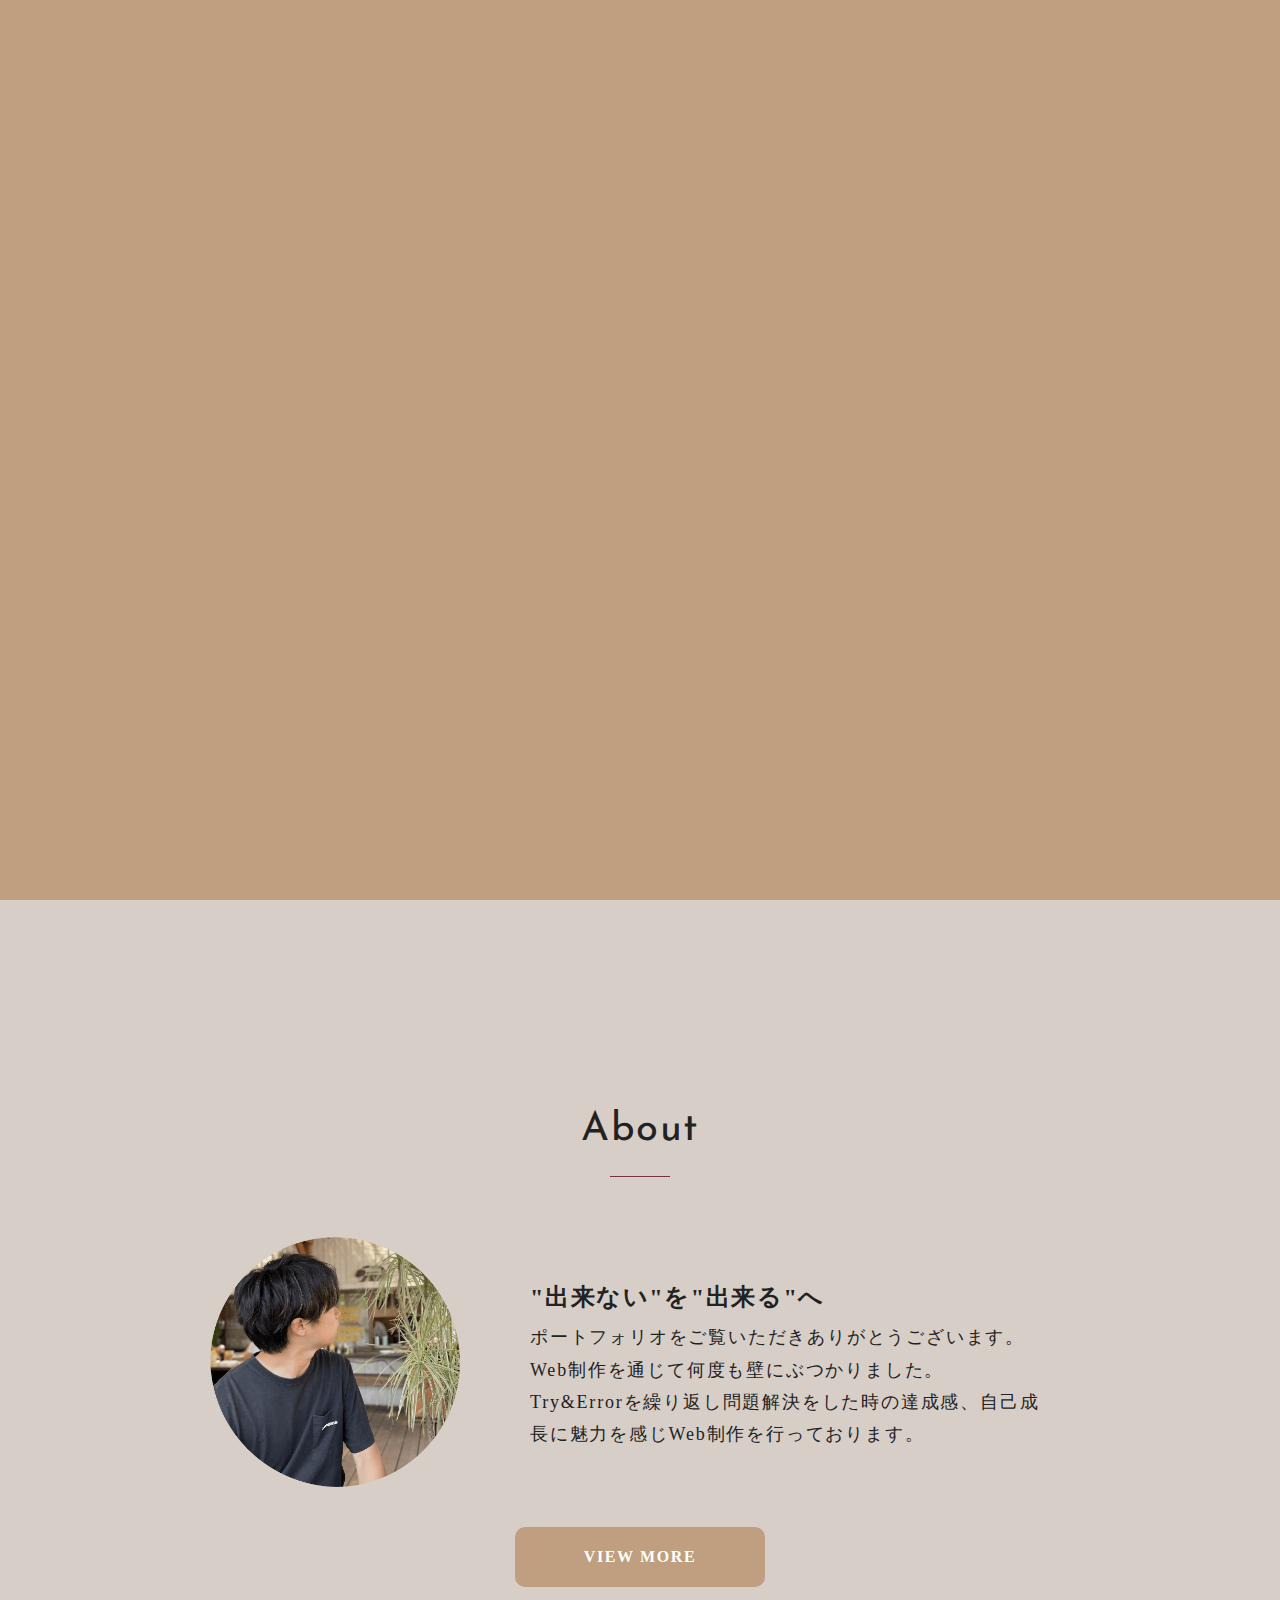
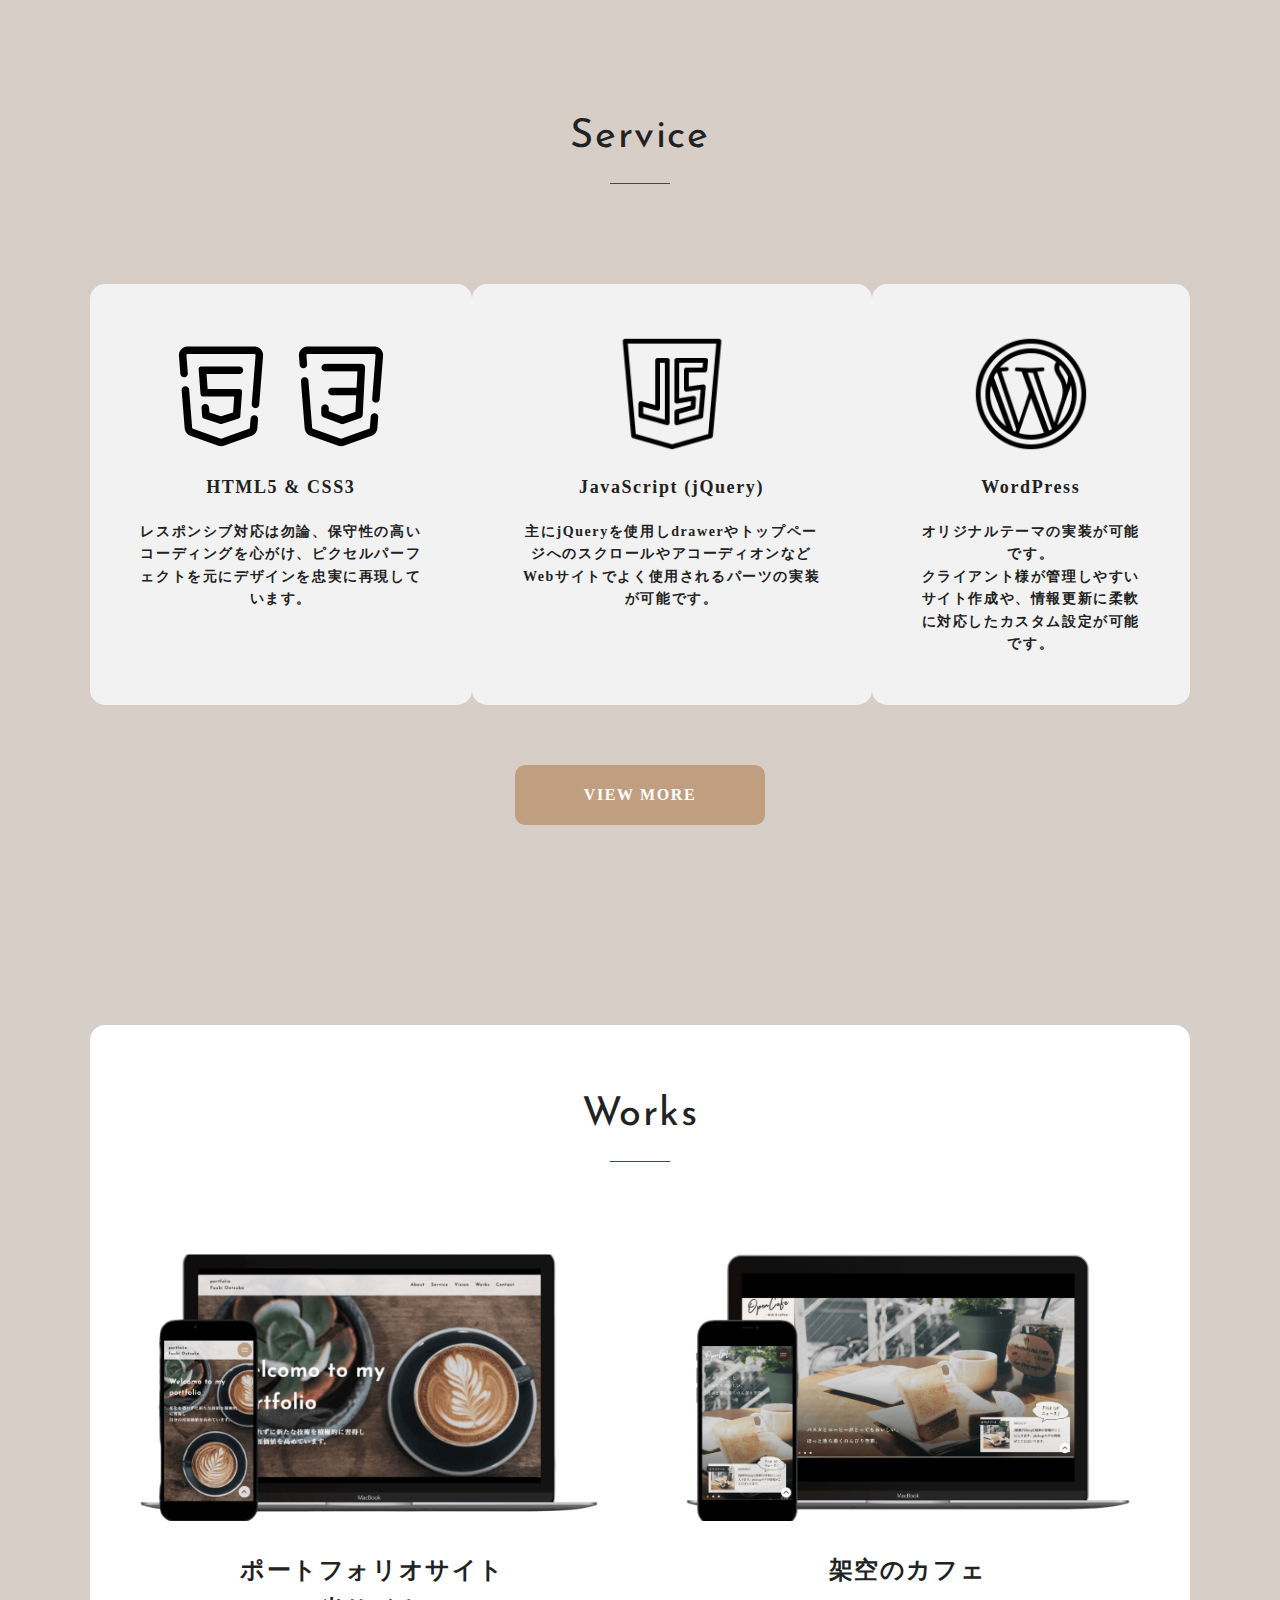
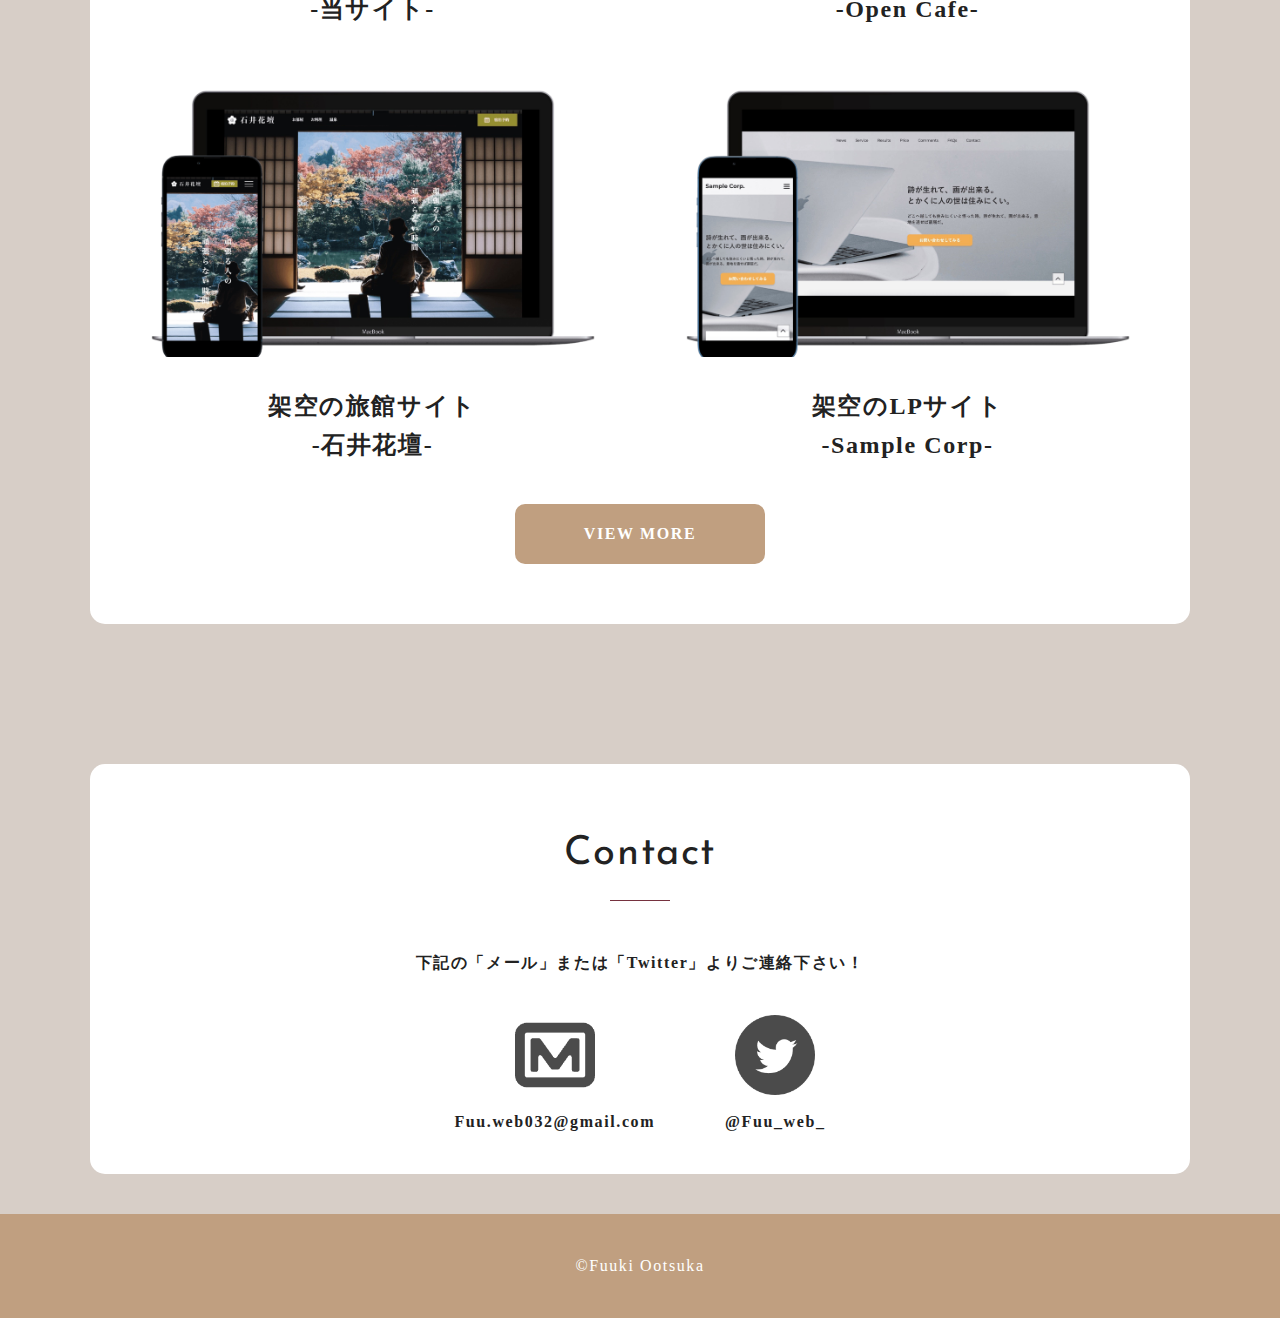
<file: public/index.html>
<!DOCTYPE html>
<html lang="ja">
<head>
    <meta charset="UTF-8">
    <meta http-equiv="X-UA-Compatible" content="IE=edge">
    <meta name="viewport" content="width=device-width, initial-scale=1.0">
    <title>大塚風樹のポートフォリオサイト</title>
    <link rel="stylesheet" href="./assets/css/style.css">
    <link rel="stylesheet" href="./assets/js/script.js">

    <meta name="description" content="ポートフォリオサイト" />
    <meta name="format-detection" content="telephone=no" />

    <!-- favicon/webclipicon -->
    <link rel="shortcut icon" href="./assets/img/img-favicon.png" type="image/x-icon">
    



    <!-- Google fonts -->
    <link rel="preconnect" href="https://fonts.googleapis.com">
    <link rel="preconnect" href="https://fonts.gstatic.com" crossorigin>
    <link href="https://fonts.googleapis.com/css2?family=Josefin+Sans:wght@300;400;500;600;700&display=swap" rel="stylesheet">    

</head>
<body>

    <div id="js_loading" class="c-loading">
        <div class="c-loading__img">
            <img src="./assets/img/Fuuki (1).png" alt="" class="c-fadeUp">
        </div>
        </div>



        <div class="l-wrapper" >

        <header id="header" class="l-header">
            
            <div class="p-header__content">
                <div class="p-header__logo">
                    <a class="p-header__logo--link" href="./index.html">
                        portfolio<br>
                        Fuuki Ootsuka       
                    </a>
                </div>
                <div class="p-drewer__nav--items-wrapper">
                    <ul class="p-drawer__nav--items">
                        <li class="p-drawer__nav--item"><a class="p-drawer__nav--item-link" href="./index.html">Top</a></li>
                        <li class="p-drawer__nav--item"><a class="p-drawer__nav--item-link" href="./about-page.html">About</a></li>
                        <li class="p-drawer__nav--item"><a class="p-drawer__nav--item-link" href="./service.html">Service</a></li>
                        <li class="p-drawer__nav--item"><a class="p-drawer__nav--item-link" href="./work-main.html">Works</a></li>
                        <li class="p-drawer__nav--item"><a class="p-drawer__nav--item-link" href="./contact.html">Contact</a></li>
                        
                    </ul>
                </div>
            </div>
  
            <div class="p-header__container" id="js-right">
            
            <div class="p-header__btn--wrapper" id="js-header-btn">
                    <button class="p-header__btn">
                        <span class="p-menu__btn--line"></span>
                    </button>
                </div>
  
                
                <div class="p-header__nav--items-wrapper">
                    <ul class="p-header__nav--items">
                        <li class="p-header__nav--item"><a class="p-header__nav--item-link" href="./index.html">Top</a></li>
                        <li class="p-header__nav--item"><a class="p-header__nav--item-link" href="./about-page.html">About</a></li>
                        <li class="p-header__nav--item"><a class="p-header__nav--item-link" href="./service.html">Service</a></li>
                        <li class="p-header__nav--item"><a class="p-header__nav--item-link" href="./work-main.html">Works</a></li>
                        <li class="p-header__nav--item"><a class="p-header__nav--item-link" href="./contact.html">Contact</a></li>
                        
                    </ul>
                </div>
  
            </div>
  
    
        </header><!-- /.header -->
  
  
  
  
        <main class="l-main">
            <div class="l-top">
  
                <div class="p-top__picture"></div>
    
                <div class="p-top__messageBox">
                    <div class="c-top__message-ttl ">
                        Welcomo to  my portfolio
                    </div>
                    <div class="c-top__message-txt ">
                        変化を恐れずに新たな技術を積極的に習得し、<br>
                        自分の付加価値を高めています。
                    </div>
                </div>
    
            </div>
  
            <section class="l-about" id="about">
                <div class="l-about__inner l-inner">
                    <div class="p-about__header--content">
                        <h2 class="p-section__title">About</h2>
                    </div>
                    <div class="p-about__body--content">

                        <div class="p-about-img">
                            <img src="./assets/img/profile01.PNG" alt="自身の写真です">
                        </div>

                        <div class="p-about__title--content">
                            <p class="c-about__title">
                                "出来ない"を"出来る"へ
                            </p>
                            <p class="c-about__text">
                                ポートフォリオをご覧いただきありがとうございます。
                            </p>
                            <p class="c-about__text">
                                Web制作を通じて何度も壁にぶつかりました。
                            </p>
                            <p class="c-about__text">
                                Try&Errorを繰り返し問題解決をした時の達成感、自己成長に魅力を感じWeb制作を行っております。
                            </p>

                            
                        </div>
                        
                        
                    </div>
                    <div class="p-btn__wrapper  p-about__btn">
                        <a href="./about-page.html" class="c-btn c-about__btn">VIEW MORE</a>
                    </div>

                    
                </div>

                
            </section>

            <section class="l-Service" id="service">
                <div class="l-service__inner l-inner">
                    <div class="p-section__title">Service</div>
                    <ul class="l-service__wrapper">
                        
                        <li class="p-service__item">
                            <div class="p-service__item--content">
                                <div class="p-service__item--img p-img__item">
                                    <img src="./assets/img/image-html01.png" alt="HTML,CSSの画像" >
                                </div>
                                <div class="p-service__item--img--second">
                                    <img src="./assets/img/image-css01.png" alt="HTML,CSSの画像" >
                                </div>
                            </div>
                            <h4 class="c-service__item--title">HTML5 & CSS3</h4>
                            <p class="c-service__item--text">
                                レスポンシブ対応は勿論、保守性の高いコーディングを心がけ、ピクセルパーフェクトを元にデザインを忠実に再現しています。
                            </p>
                        </li>
                        <li class="p-service__item">
                            <div class="p-service__item--img p-img__item--second">
                                <img src="./assets/img/image-js.png" alt="HTML,CSSの画像" >
                                
                            </div>
                            <h4 class="c-service__item--title">JavaScript (jQuery)</h4>
                            <p class="c-service__item--text">
                                主にjQueryを使用しdrawerやトップページへのスクロールやアコーディオンなどWebサイトでよく使用されるパーツの実装が可能です。
                            </p>
                        </li>
                        <li class="p-service__item">
                            <div class="p-service__item--img p-img__item--third">
                                <img src="./assets/img/image-wp01.png" alt="HTML,CSSの画像"　 >
                            </div>
                            <h4 class="c-service__item--title">WordPress</h4>
                            <p class="c-service__item--text">
                                オリジナルテーマの実装が可能です。<br>
                                クライアント様が管理しやすいサイト作成や、情報更新に柔軟に対応したカスタム設定が可能です。
                            </p>
                        </li>
  
                    </ul>

                    <div class="p-btn__wrapper  p-view__btn">
                        <a href="./service.html" class="c-btn c-about__btn">VIEW MORE</a>
                    </div>
  
                </div>
            </section>

            <section class="l-Works  l-inner" id="works">
                <div class="l-work__inner" >
                    <h2 class="p-section__title c-works__title">Works</h2>
                    <ul class="p-work__content">
                        <li class="p-work__list">
                                <div class="p-work__item--img" >
                                    <img src="./assets/img/portforio002.png" alt="" class="p-work__img--add">
                                </div>
                                <div class="p-work__list--content">
                                    <p class="c-work__text">
                                        ポートフォリオサイト<br>-当サイト-
                                    </p>
                                </div>
                            
                        </li>
                        
                        <li class="p-work__list">
                    
                                <div class="p-work__item--img">
                                    <img src="./assets/img/pro-opencafe.png">
                                </div>
                                <div class="p-work__list--content">
                                    <p class="c-work__text">
                                        架空のカフェ<br>-Open Cafe-
                                    </p>
                                </div>
                        </li>
                        <li class="p-work__list">
                                <div class="p-work__item--img">
                                    <img src="./assets/img/pro-kadan.png" alt="">
                                </div>
                                <div class="p-work__list--content">
                                    <p class="c-work__text">
                                        架空の旅館サイト<br>-石井花壇-
                                    </p>
                                </div>
                        </li>
                        <li class="p-work__list">
                                <div class="p-work__item--img">
                                    <img src="./assets/img/pro-samplecorp.png" alt="">
                                </div>
                                <div class="p-work__list--content">
                                    <p class="c-work__text">
                                        架空のLPサイト<br>-Sample Corp-
                                    </p>
                                </div>
                        </li>
                        
                    </ul>


                    <div class="p-btn__wrapper  p-about__btn">
                        <a href="./work-main.html" class="c-btn c-about__btn">VIEW MORE</a>
                    </div>
                    
                    
                </div>
  
            </section>
  
            <section id="contact" class="l-contact l-inner">
                <div class="l-contact__inner ">
                    <h2 class="p-section__title">Contact</h2>
                    <div class="p-section__body">
                        <div class="p-contact__message">下記の「メール」または「Twitter」よりご連絡下さい！</div>
                        <div class="p-contact__items">
                            <div class="p-contact__item">
                            <a class="p-contact__img" href="mailto:example@example.com" 　rel="noopener noreferrer"><img src="./assets/img/portfolio_gmail.png" alt="" width="80" height="80"></a>
                            <a class="p-contact__name" href="mailto:example@example.com"　rel="noopener noreferrer">Fuu.web032@gmail.com</a>
                            </div>
                            <div class="p-contact__item">
                            <a class="p-contact__img" href="https://twitter.com/Fuu_web_"　rel="noopener noreferrer" target="_blank"><img src="./assets/img/portfolio_Twitter3.png" alt="" width="80" height="80"></a>
                            <a class="p-contact__name" href="https://twitter.com/Fuu_web_" rel="noopener noreferrer"　target="_blank">@Fuu_web_</a>
                            </div>
                        </div>
                    </div>
                </div>  
            </section>
  
        </main>
  
        <footer class="l-footer">
            <button href="" class="c-top__link" id="to_top"></button>
  
            <p class="c-footer__text" lang="en">
                <small>©</small>Fuuki Ootsuka
            </p>
  
        </footer>
    </div>

  

    <script src="https://ajax.googleapis.com/ajax/libs/jquery/3.6.4/jquery.min.js"></script>
    <script src="./assets/js/script.js"></script>
</body>
</html>
</file>
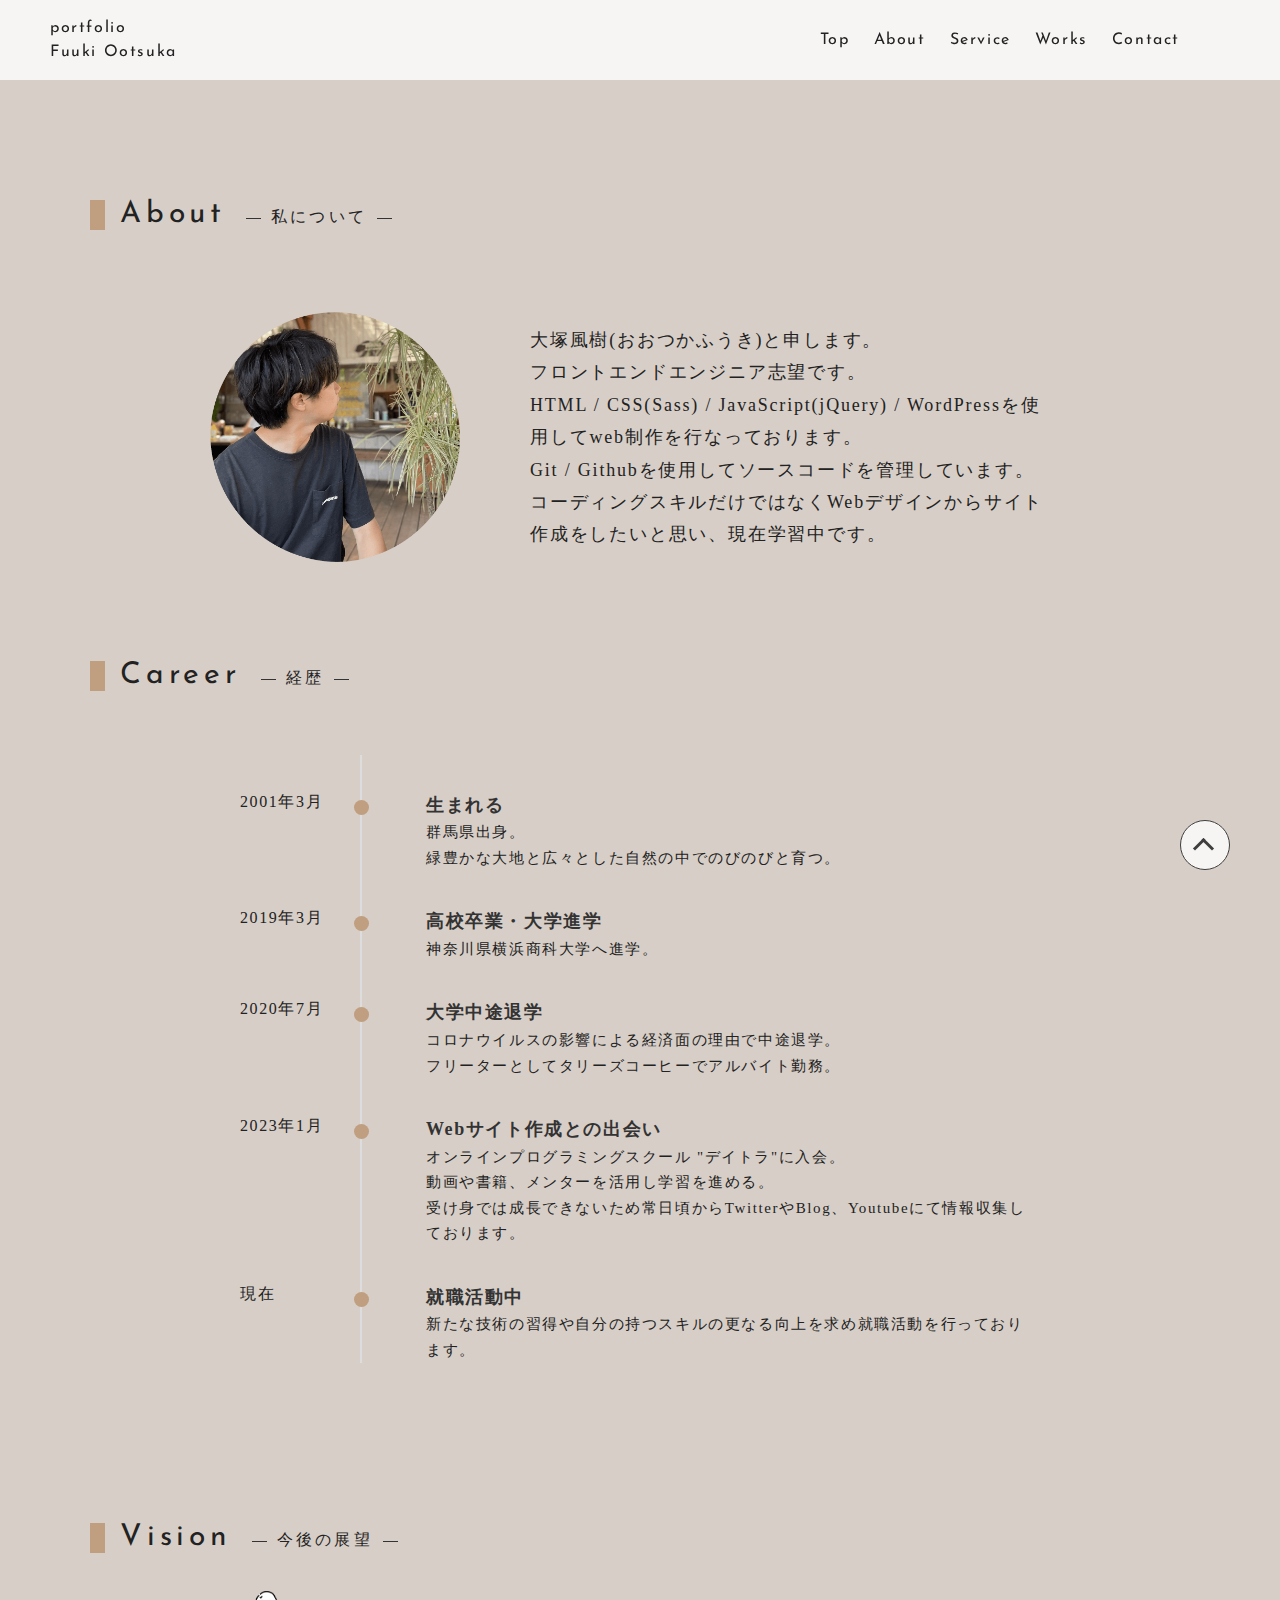
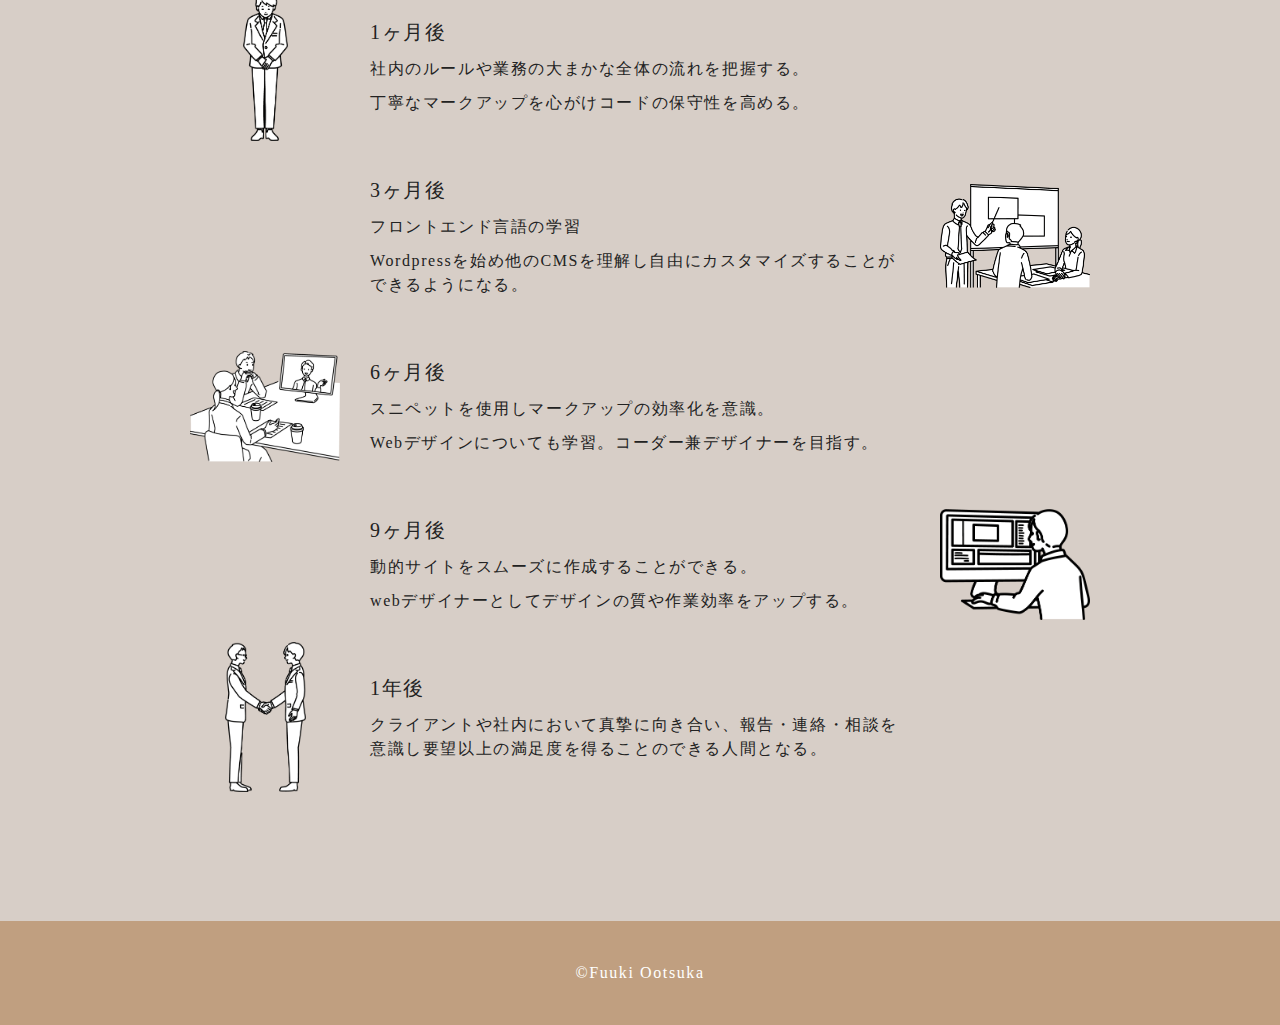
<file: public/about-page.html>
<!DOCTYPE html>
<html lang="ja">
<head>
    <meta charset="UTF-8">
    <meta http-equiv="X-UA-Compatible" content="IE=edge">
    <meta name="viewport" content="width=device-width, initial-scale=1.0">
    <title>大塚風樹のポートフォリオサイト</title>
    <link rel="stylesheet" href="./assets/css/style.css">
    <link rel="stylesheet" href="./assets/js/script.js">

    <meta name="description" content="ポートフォリオサイト" />
    <meta name="format-detection" content="telephone=no" />

    <!-- favicon/webclipicon -->
    <link rel="shortcut icon" href="./assets/img/img-favicon.png" type="image/x-icon">
    



    <!-- Google fonts -->
    <link rel="preconnect" href="https://fonts.googleapis.com">
    <link rel="preconnect" href="https://fonts.gstatic.com" crossorigin>
    <link href="https://fonts.googleapis.com/css2?family=Josefin+Sans:wght@300;400;500;600;700&display=swap" rel="stylesheet">    

</head>
<body>
    <header id="header" class="l-header">
            
        <div class="p-header__content">
            <div class="p-header__logo">
                <a class="p-header__logo--link" href="./index.html">
                    portfolio<br>
                    Fuuki Ootsuka       
                </a>
            </div>
            <div class="p-drewer__nav--items-wrapper">
                <ul class="p-drawer__nav--items">
                    <li class="p-drawer__nav--item"><a class="p-drawer__nav--item-link" href="./index.html">Top</a></li>
                    <li class="p-drawer__nav--item"><a class="p-drawer__nav--item-link" href="./about-page.html">About</a></li>
                    <li class="p-drawer__nav--item"><a class="p-drawer__nav--item-link" href="./service.html">Service</a></li>
                    <li class="p-drawer__nav--item"><a class="p-drawer__nav--item-link" href="./work-main.html">Works</a></li>
                    <li class="p-drawer__nav--item"><a class="p-drawer__nav--item-link" href="./contact.html">Contact</a></li>
                    
                </ul>
            </div>
        </div>

        <div class="p-header__container" id="js-right">
        
        <div class="p-header__btn--wrapper" id="js-header-btn">
                <button class="p-header__btn">
                    <span class="p-menu__btn--line"></span>
                </button>
            </div>

            
            <div class="p-header__nav--items-wrapper">
                <ul class="p-header__nav--items">
                    <li class="p-header__nav--item"><a class="p-header__nav--item-link" href="./index.html">Top</a></li>
                    <li class="p-header__nav--item"><a class="p-header__nav--item-link" href="./about-page.html">About</a></li>
                    <li class="p-header__nav--item"><a class="p-header__nav--item-link" href="./service.html">Service</a></li>
                    <li class="p-header__nav--item"><a class="p-header__nav--item-link" href="./work-main.html">Works</a></li>
                    <li class="p-header__nav--item"><a class="p-header__nav--item-link" href="./contact.html">Contact</a></li>
                    
                </ul>
            </div>

        </div>


    </header><!-- /.header -->

    <div class="l-section__wrapper">        
        <section class="l-about" id="about">
            <div class="l-about__inner l-inner">
                <h3 class="c-career__title" >About</h3><p class="c-title__sub-page">私について</p>
                <div class="p-about__body--content">

        

                    <div class="p-about-img">
                        <img src="./assets/img/profile01.PNG" alt="自身の写真です">
                    </div>

                    <div class="p-about__title--content">
                        <p class="c-about__text">
                            大塚風樹(おおつかふうき)と申します。
                        </p>
                        <p class="c-about__text">
                            フロントエンドエンジニア志望です。
                        </p>
                        <p class="c-about__text">
                            HTML / CSS(Sass) / JavaScript(jQuery) / WordPressを使用してweb制作を行なっております。
                        </p>
                        <p class="c-about__text">
                            Git / Githubを使用してソースコードを管理しています。
                        </p>
                        <p class="c-about__text">
                            コーディングスキルだけではなくWebデザインからサイト作成をしたいと思い、現在学習中です。
                        </p>
                    </div>

                </div>
                
            </div>

            
        </section>


    
    
        <section id="career" class="l-career">
            <div class="l-inner">
                <div class="p-career__title">
                    <h3 class="c-career__title">Career</h3><p class="c-title__sub-page">経歴</p>
                </div>

                <div class="p-career__flexBox">

                    <dl class="p-career-flex">
                        <dt class="p-career-flexInner__left">2001年3月</dt>
                        <dd class="p-career-flexInner__right"><span class="c-career__text--additional">生まれる</span><br>
                            群馬県出身。<br>
                            緑豊かな大地と広々とした自然の中でのびのびと育つ。
                        </dd>
                    </dl>
                    <dl class="p-career-flex">
                        <dt class="p-career-flexInner__left">2019年3月</dt>
                        <dd class="p-career-flexInner__right"><span class="c-career__text--additional">高校卒業・大学進学</span><br>
                            神奈川県横浜商科大学へ進学。
                        </dd>
                    </dl>
                    <dl class="p-career-flex">
                        <dt class="p-career-flexInner__left">2020年7月</dt>
                        <dd class="p-career-flexInner__right"><span class="c-career__text--additional">大学中途退学</span><br>
                            コロナウイルスの影響による経済面の理由で中途退学。<br>
                            フリーターとしてタリーズコーヒーでアルバイト勤務。
                        </dd>
                    </dl>
                    <dl class="p-career-flex">
                        <dt class="p-career-flexInner__left">2023年1月</dt>
                        <dd class="p-career-flexInner__right"><span class="c-career__text--additional">Webサイト作成との出会い</span><br>
                            オンラインプログラミングスクール "デイトラ"に入会。<br>
                            動画や書籍、メンターを活用し学習を進める。<br>
                            受け身では成長できないため常日頃からTwitterやBlog、Youtubeにて情報収集しております。
                        </dd>
                    </dl>
                    <dl class="p-career-flex">
                        <dt class="p-career-flexInner__left">現在</dt>
                        <dd class="p-career-flexInner__right"><span class="c-career__text--additional">就職活動中</span><br>
                            新たな技術の習得や自分の持つスキルの更なる向上を求め就職活動を行っております。
                        </dd>
                    </dl>
                </div>
            </div>
        </section>




        <section class="l-inner" id="vision">
            <div class="c-vison__title">
                <h3 class="c-career__title">Vision</h3><p class="c-title__sub-page">今後の展望</p>
            </div>

            <div class="p-vision__contentBox">
                <ul class="p-vision__items">
                    <li class="p-vision__item ">
                        <h3 class="p-vision__item_title">1ヶ月後</h3>
                        <p class="p-vision__item_text">社内のルールや業務の大まかな全体の流れを把握する。</p>
                        <p class="p-vision__item_text">丁寧なマークアップを心がけコードの保守性を高める。</p>
                    </li>
                    <li class="p-vision__item ">
                        <h3 class="p-vision__item_title">3ヶ月後</h3>
                        <p class="p-vision__item_text">フロントエンド言語の学習</p>
                        <p class="p-vision__item_text">Wordpressを始め他のCMSを理解し自由にカスタマイズすることができるようになる。</p>
                    </li>
                    <li class="p-vision__item ">
                        <h3 class="p-vision__item_title">6ヶ月後</h3>
                        <p class="p-vision__item_text">スニペットを使用しマークアップの効率化を意識。</p>
                        <p class="p-vision__item_text">Webデザインについても学習。コーダー兼デザイナーを目指す。</p>
                    </li>
                    <li class="p-vision__item ">
                        <h3 class="p-vision__item_title">9ヶ月後</h3>
                        <p class="p-vision__item_text">動的サイトをスムーズに作成することができる。</p>
                        <p class="p-vision__item_text">webデザイナーとしてデザインの質や作業効率をアップする。</p>
                    </li>
                    <li class="p-vision__item ">
                        <h3 class="p-vision__item_title">1年後</h3>
                        <p class="p-vision__item_text">クライアントや社内において真摯に向き合い、報告・連絡・相談を意識し要望以上の満足度を得ることのできる人間となる。</p>
                    </li>
                </ul>
            </div>
        </section>
        
    </div>
    <footer class="l-footer">
        <button href="" class="c-top__link" id="to_top"></button>

        <p class="c-footer__text" lang="en">
            <small>©</small>Fuuki Ootsuka
        </p>

    </footer>


    <script src="https://ajax.googleapis.com/ajax/libs/jquery/3.6.4/jquery.min.js"></script>
    <script src="./assets/js/script.js"></script>
</body>
</html>
</file>
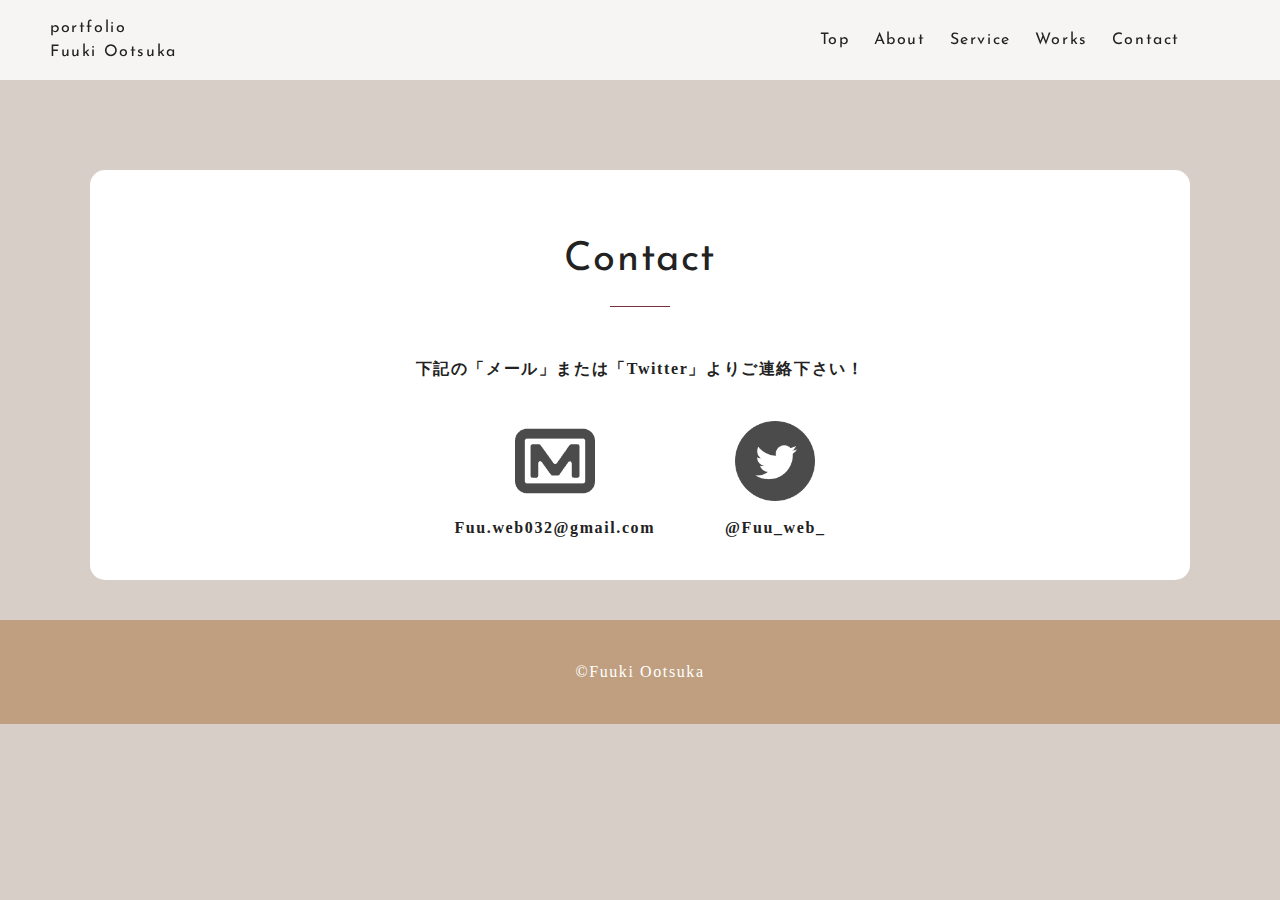
<file: public/contact.html>
<!DOCTYPE html>
<html lang="ja">
<head>
    <meta charset="UTF-8">
    <meta http-equiv="X-UA-Compatible" content="IE=edge">
    <meta name="viewport" content="width=device-width, initial-scale=1.0">
    <title>大塚風樹のポートフォリオサイト</title>
    <link rel="stylesheet" href="./assets/css/style.css">
    <link rel="stylesheet" href="./assets/js/script.js">

    <meta name="description" content="ポートフォリオサイト" />
    <meta name="format-detection" content="telephone=no" />

    <!-- favicon/webclipicon -->
    <link rel="shortcut icon" href="./assets/img/img-favicon.png" type="image/x-icon">
    



    <!-- Google fonts -->
    <link rel="preconnect" href="https://fonts.googleapis.com">
    <link rel="preconnect" href="https://fonts.gstatic.com" crossorigin>
    <link href="https://fonts.googleapis.com/css2?family=Josefin+Sans:wght@300;400;500;600;700&display=swap" rel="stylesheet">    

</head>
<body>


    <div class="l-wrapper" >

        <header id="header" class="l-header">
            
            <div class="p-header__content">
                <div class="p-header__logo">
                    <a class="p-header__logo--link" href="./index.html">
                        portfolio<br>
                        Fuuki Ootsuka       
                    </a>
                </div>
                <div class="p-drewer__nav--items-wrapper">
                    <ul class="p-drawer__nav--items">
                        <li class="p-drawer__nav--item"><a class="p-drawer__nav--item-link" href="./index.html">Top</a></li>
                        <li class="p-drawer__nav--item"><a class="p-drawer__nav--item-link" href="./about-page.html">About</a></li>
                        <li class="p-drawer__nav--item"><a class="p-drawer__nav--item-link" href="./service.html">Service</a></li>
                        <li class="p-drawer__nav--item"><a class="p-drawer__nav--item-link" href="./work-main.html">Works</a></li>
                        <li class="p-drawer__nav--item"><a class="p-drawer__nav--item-link" href="./contact.html">Contact</a></li>
                        
                    </ul>
                </div>
            </div>
  
            <div class="p-header__container" id="js-right">
            
            <div class="p-header__btn--wrapper" id="js-header-btn">
                    <button class="p-header__btn">
                        <span class="p-menu__btn--line"></span>
                    </button>
                </div>
  
                
                <div class="p-header__nav--items-wrapper">
                    <ul class="p-header__nav--items">
                        <li class="p-header__nav--item"><a class="p-header__nav--item-link" href="./index.html">Top</a></li>
                        <li class="p-header__nav--item"><a class="p-header__nav--item-link" href="./about-page.html">About</a></li>
                        <li class="p-header__nav--item"><a class="p-header__nav--item-link" href="./service.html">Service</a></li>
                        <li class="p-header__nav--item"><a class="p-header__nav--item-link" href="./work-main.html">Works</a></li>
                        <li class="p-header__nav--item"><a class="p-header__nav--item-link" href="./contact.html">Contact</a></li>
                        
                    </ul>
                </div>
  
            </div>
  
    
        </header><!-- /.header -->
  
  
  
  
        <main class="l-main">
            <section id="contact" class="l-contact l-inner l-contact__second">
                <div class="l-contact__inner ">
                    <h2 class="p-section__title">Contact</h2>
                    <div class="p-section__body">
                        <div class="p-contact__message">下記の「メール」または「Twitter」よりご連絡下さい！</div>
                        <div class="p-contact__items">
                            <div class="p-contact__item">
                            <a class="p-contact__img" href="mailto:example@example.com" 　rel="noopener noreferrer"><img src="./assets/img/portfolio_gmail.png" alt="" width="80" height="80"></a>
                            <a class="p-contact__name" href="mailto:example@example.com"　rel="noopener noreferrer">Fuu.web032@gmail.com</a>
                            </div>
                            <div class="p-contact__item">
                            <a class="p-contact__img" href="https://twitter.com/Fuu_web_"　rel="noopener noreferrer" target="_blank"><img src="./assets/img/portfolio_Twitter3.png" alt="" width="80" height="80"></a>
                            <a class="p-contact__name" href="https://twitter.com/Fuu_web_" rel="noopener noreferrer"　target="_blank">@Fuu_web_</a>
                            </div>
                        </div>
                    </div>
                </div>  
            </section>
  
        </main>
  
        <footer class="l-footer">
            <p class="c-footer__text" lang="en">
                <small>©</small>Fuuki Ootsuka
            </p>
  
        </footer>
    </div>

  

    <script src="https://ajax.googleapis.com/ajax/libs/jquery/3.6.4/jquery.min.js"></script>
    <script src="./assets/js/script.js"></script>
</body>
</html>
</file>
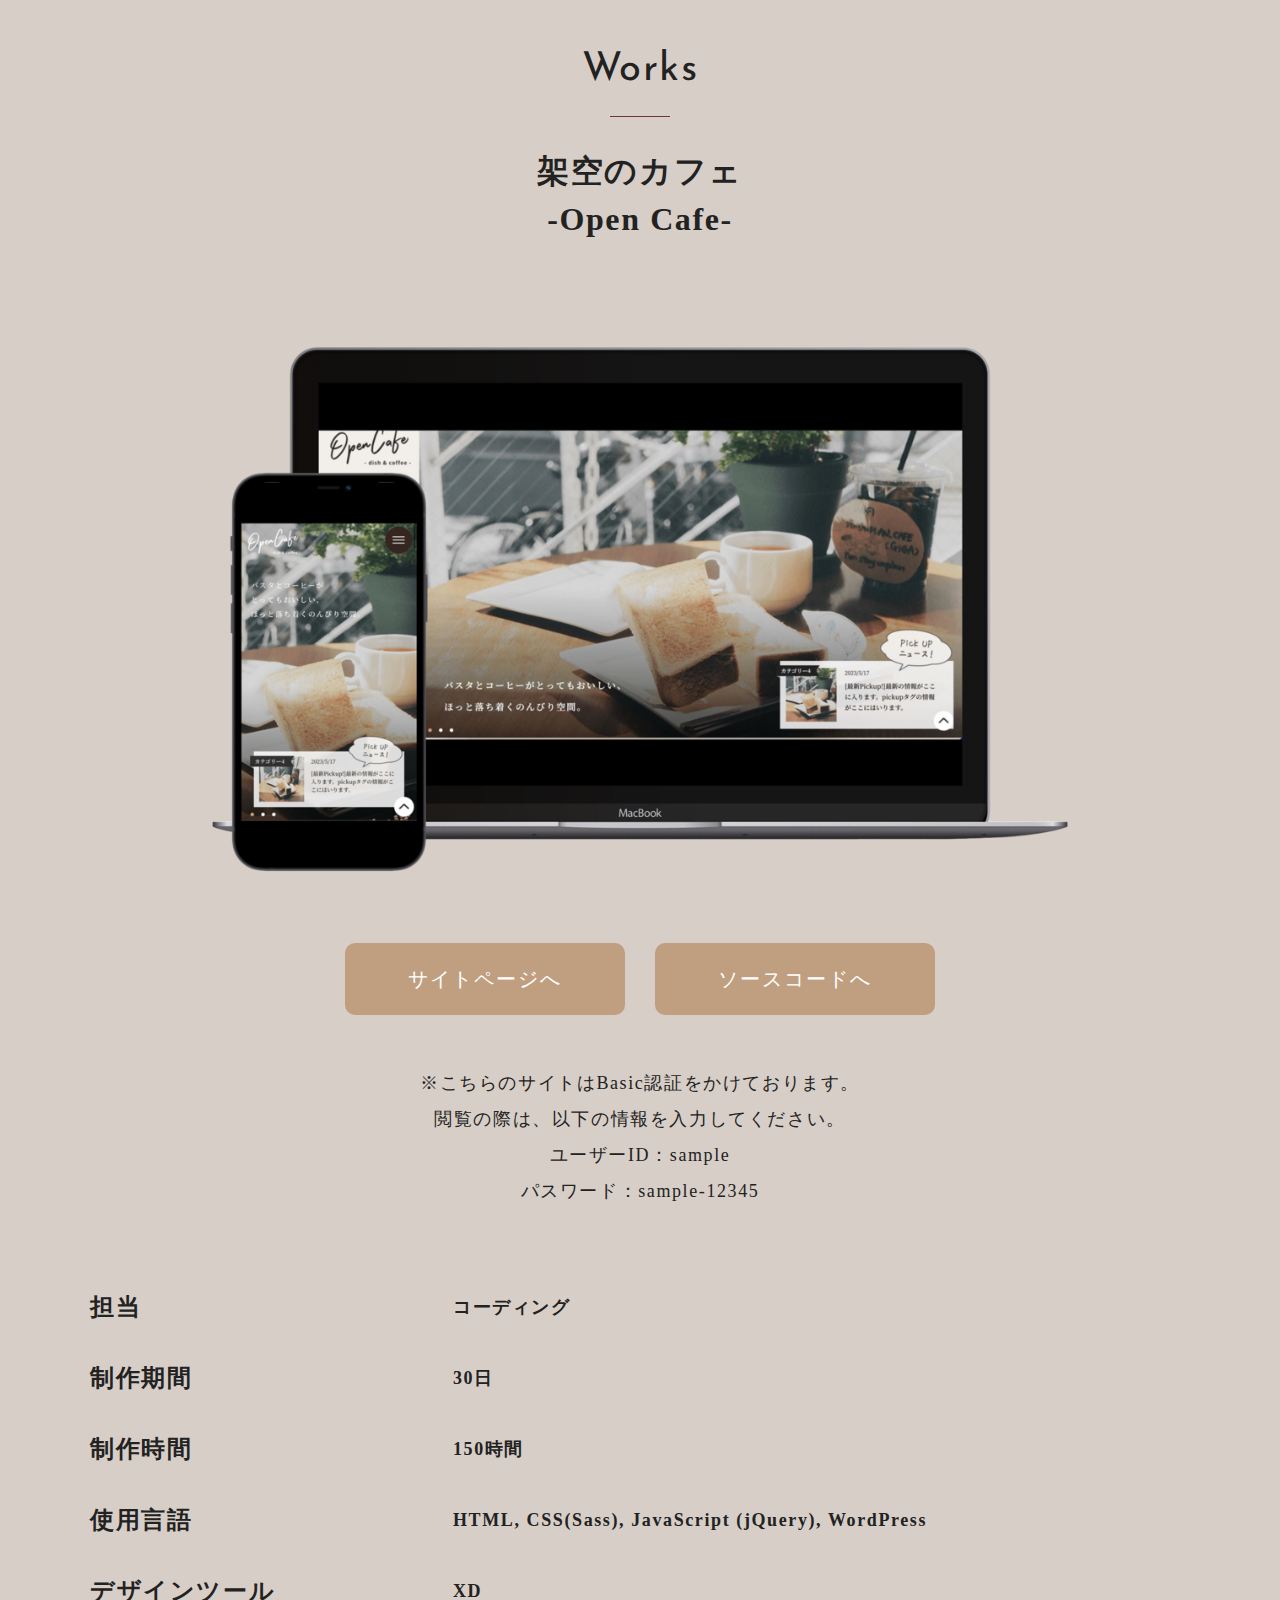
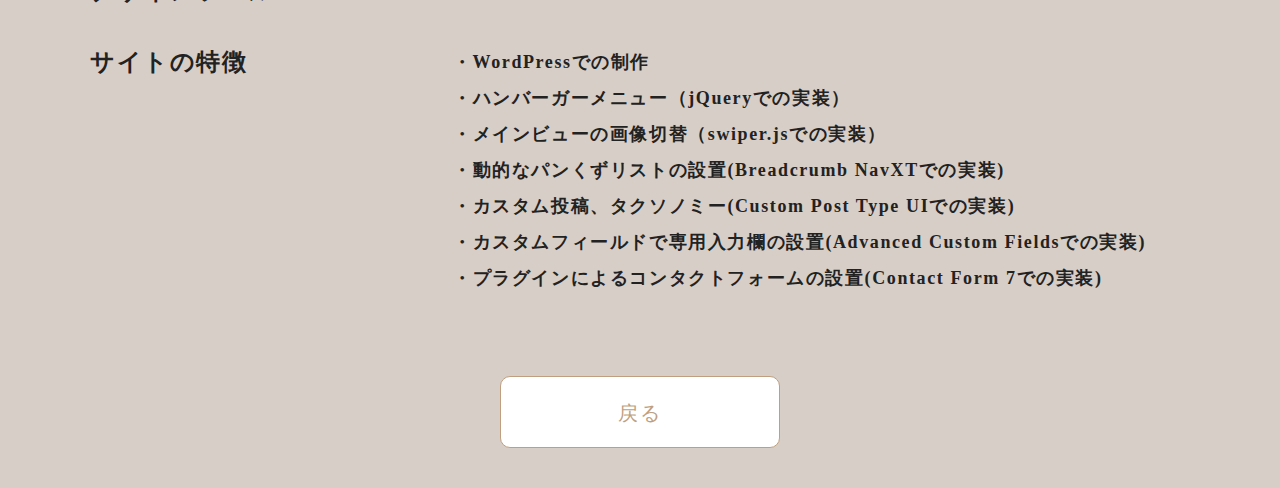
<file: public/opencafe.html>
<!DOCTYPE html>
<html lang="ja">
    <head>
        <meta charset="UTF-8">
        <meta http-equiv="X-UA-Compatible" content="IE=edge">
        <meta name="viewport" content="width=device-width, initial-scale=1.0">
        <title>大塚風樹のポートフォリオサイト</title>
        <link rel="stylesheet" href="./assets/css/style.css">
        <link rel="stylesheet" href="./assets/js/script.js">
    
        <meta name="description" content="ポートフォリオサイト" />
        <meta name="format-detection" content="telephone=no" />


    <!-- favicon/webclipicon -->
    <link rel="shortcut icon" href="./assets/img/img-favicon.png" type="image/x-icon">
    
    
        <!-- Google fonts -->
        <link rel="preconnect" href="https://fonts.googleapis.com">
        <link rel="preconnect" href="https://fonts.gstatic.com" crossorigin>
        <link href="https://fonts.googleapis.com/css2?family=Josefin+Sans:wght@300;400;500;600;700&display=swap" rel="stylesheet">    
    
    </head>
<body>
    <section class="l-pf">
        <div class="l-pf__inner">
            <h2 class="p-section__title c-pf__title">Works</h2>
            <div class="p-pf__content">
                <h3 class="c-pf__sub-title">
                    架空のカフェ<br>-Open Cafe-
                </h3>
                <div class="p-pf__content-img">
                    <img src="./assets/img/pro-opencafe.png" alt="">
                </div>
                <div class="p-pf__button--wrapper">
                    <a href="https://fuu-portfolio.site/" class="c-pf__button" target="_blank">
                        サイトページへ
                    </a>
                    <a href="https://github.com/Fuuki0302/opencafe/tree/master" class="c-pf__button" target="_blank">
                        ソースコードへ
                    </a>
                </div>


            </div>

            <div class="p-pf__attention">
                <p class="p-pf__attention--txt">
                    ※こちらのサイトはBasic認証をかけております。
                </p>
                <p class="p-pf__attention--txt">
                    閲覧の際は、以下の情報を入力してください。
                </p>
                <p class="p-pf__attention--txt">
                    ユーザーID：sample
                </p>
                <p class="p-pf__attention--txt">
                    パスワード：sample-12345
                </p>
            </div>

            <ul class="p-pf__items">
                <li class="p-pf__item">
                    <dt class="p-pf__item--dt">担当</dt>
                    <dd class="p-pf__item--dd">コーディング</dd>
                </li>
                <li class="p-pf__item">
                    <dt class="p-pf__item--dt">制作期間</dt>
                    <dd class="p-pf__item--dd">30日</dd>
                </li>
                <li class="p-pf__item">
                    <dt class="p-pf__item--dt">制作時間</dt>
                    <dd class="p-pf__item--dd">150時間</dd>
                </li>
                <li class="p-pf__item">
                    <dt class="p-pf__item--dt">使用言語</dt>
                    <dd class="p-pf__item--dd">HTML, CSS(Sass), JavaScript (jQuery), WordPress</dd>
                </li>
                <li class="p-pf__item">
                    <dt class="p-pf__item--dt">デザインツール</dt>
                    <dd class="p-pf__item--dd">XD</dd>
                </li>
                <li class="p-pf__item">
                    <dt class="p-pf__item--dt">サイトの特徴</dt>
                    <dd class="p-pf__item--dd">
                        <div class="p-pf__item--textBox">
                            <ul>

                                <li class="p-pf__item--text">
                                    ・WordPressでの制作
                                </li>
                                <li class="p-pf__item--text">
                                    ・ハンバーガーメニュー（jQueryでの実装）
                                </li>
                                <li class="p-pf__item--text">
                                    ・メインビューの画像切替（swiper.jsでの実装）
                                </li>
                                <li class="p-pf__item--text">
                                    ・動的なパンくずリストの設置(Breadcrumb NavXTでの実装)
                                </li>
                                <li class="p-pf__item--text">
                                    ・カスタム投稿、タクソノミー(Custom Post Type UIでの実装)
                                </li>
                                <li class="p-pf__item--text">
                                    ・カスタムフィールドで専用入力欄の設置(Advanced Custom Fieldsでの実装)
                                </li>
                                <li class="p-pf__item--text">
                                    ・プラグインによるコンタクトフォームの設置(Contact Form 7での実装)
                                </li>
                            </ul>
                        </div>
                        
                    </dd>
                </li>
            </ul>

            <div class="p-pf__button--secondary--wrap">
                <a href="index.html" class="c-pf__button--secondary"　>
                    戻る
                </a>
            </div>  
        </div>
    </section>

    <script src="https://ajax.googleapis.com/ajax/libs/jquery/3.6.4/jquery.min.js"></script>
    <script src="./assets/js/script.js"></script>
    

</body>
</html>
</file>
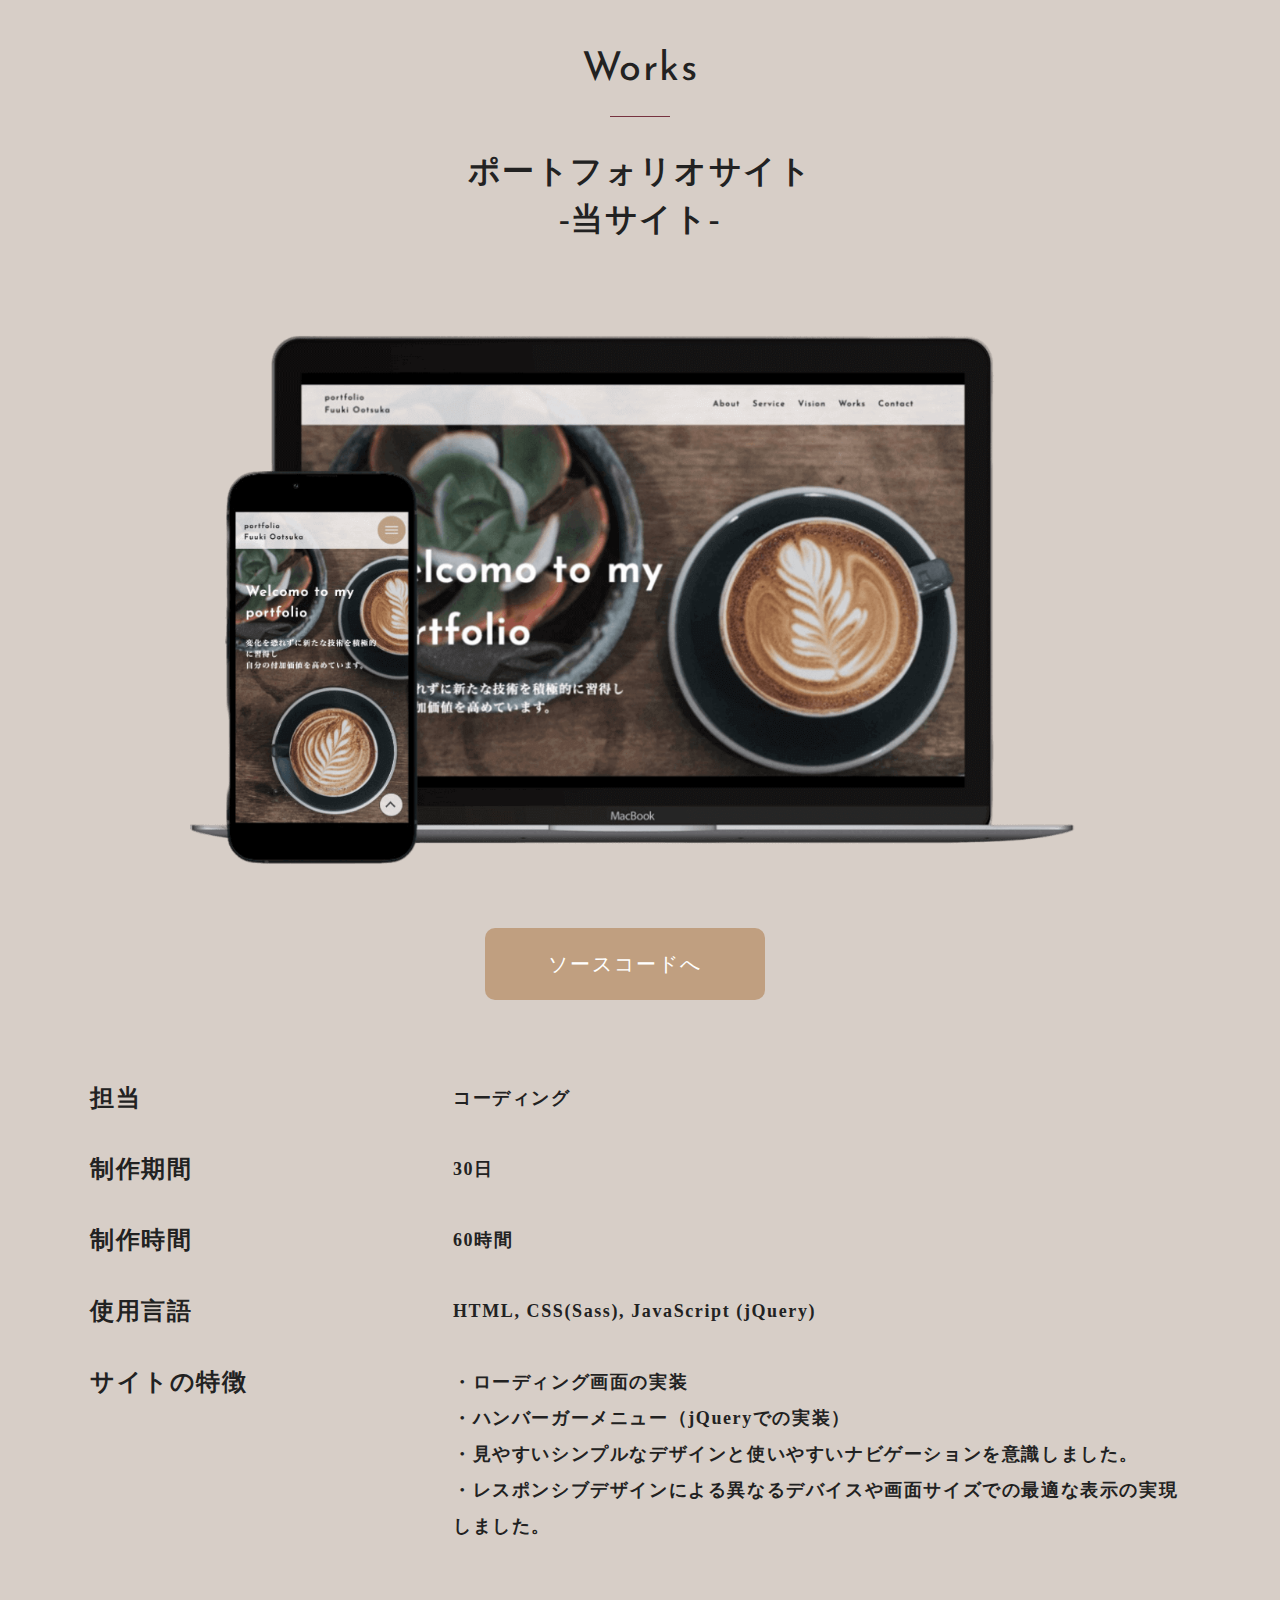
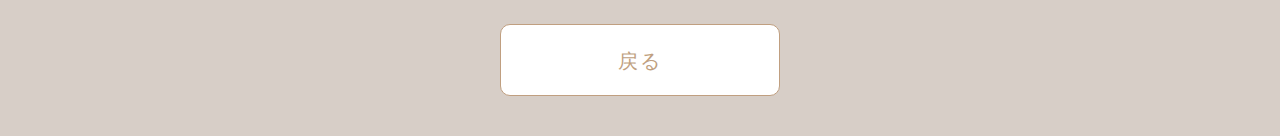
<file: public/portfolio.html>
<!DOCTYPE html>
<html lang="ja">
    <head>
        <meta charset="UTF-8">
        <meta http-equiv="X-UA-Compatible" content="IE=edge">
        <meta name="viewport" content="width=device-width, initial-scale=1.0">
        <title>大塚風樹のポートフォリオサイト</title>
        <link rel="stylesheet" href="./assets/css/style.css">
        <link rel="stylesheet" href="./assets/js/script.js">
    
        <meta name="description" content="ポートフォリオサイト" />
        <meta name="format-detection" content="telephone=no" />
    
   <!-- favicon/webclipicon -->
   <link rel="shortcut icon" href="./assets/img/img-favicon.png" type="image/x-icon">
    
    
    
        <!-- Google fonts -->
        <link rel="preconnect" href="https://fonts.googleapis.com">
        <link rel="preconnect" href="https://fonts.gstatic.com" crossorigin>
        <link href="https://fonts.googleapis.com/css2?family=Josefin+Sans:wght@300;400;500;600;700&display=swap" rel="stylesheet">    
    
    </head>
<body>

    
    <section class="l-pf">
        <div class="l-pf__inner">
            <h2 class="p-section__title c-pf__title">Works</h2>
            <div class="p-pf__content">
                <h3 class="c-pf__sub-title">
                    ポートフォリオサイト<br>-当サイト-
                </h3>
                <div class="p-pf__content-img--add">
                    <img src="./assets/img/portforio002.png" alt="">
                </div>
                <div class="p-pf__button-wrapper--add">
                    <a href="https://github.com/Fuuki0302/portfolio" class="c-pf__button" target="_blank">
                        ソースコードへ
                    </a>
                </div>
            </div>
            <ul class="p-pf__items">
                <li class="p-pf__item">
                    <dt class="p-pf__item--dt">担当</dt>
                    <dd class="p-pf__item--dd">コーディング</dd>
                </li>
                <li class="p-pf__item">
                    <dt class="p-pf__item--dt">制作期間</dt>
                    <dd class="p-pf__item--dd">30日</dd>
                </li>
                <li class="p-pf__item">
                    <dt class="p-pf__item--dt">制作時間</dt>
                    <dd class="p-pf__item--dd">60時間</dd>
                </li>
                <li class="p-pf__item">
                    <dt class="p-pf__item--dt">使用言語</dt>
                    <dd class="p-pf__item--dd">HTML, CSS(Sass), JavaScript (jQuery)</dd>
                </li>
                <li class="p-pf__item">
                    <dt class="p-pf__item--dt">サイトの特徴</dt>
                    <dd class="p-pf__item--dd">
                        <div class="p-pf__item--textBox">
                            <ul>
                                <li class="p-pf__item--text">
                                    ・ローディング画面の実装
                                </li>
                                <li class="p-pf__item--text">
                                    ・ハンバーガーメニュー（jQueryでの実装）
                                </li>
                                <li class="p-pf__item--text">
                                    ・見やすいシンプルなデザインと使いやすいナビゲーションを意識しました。
                                </li>
                                <li class="p-pf__item--text">
                                    ・レスポンシブデザインによる異なるデバイスや画面サイズでの最適な表示の実現しました。
                                </li>
                            </ul>
                        </div>
                    </dd>
                </li>
        
    
            </ul>

            <div class="p-pf__button--secondary--wrap">
                <a href="./index.html" class="c-pf__button--secondary">
                    戻る
                </a>
            </div>  
        </div>
    </section>

    <script src="https://ajax.googleapis.com/ajax/libs/jquery/3.6.4/jquery.min.js"></script>
    <script src="./assets/js/script.js"></script>

</body>
</html>
</file>
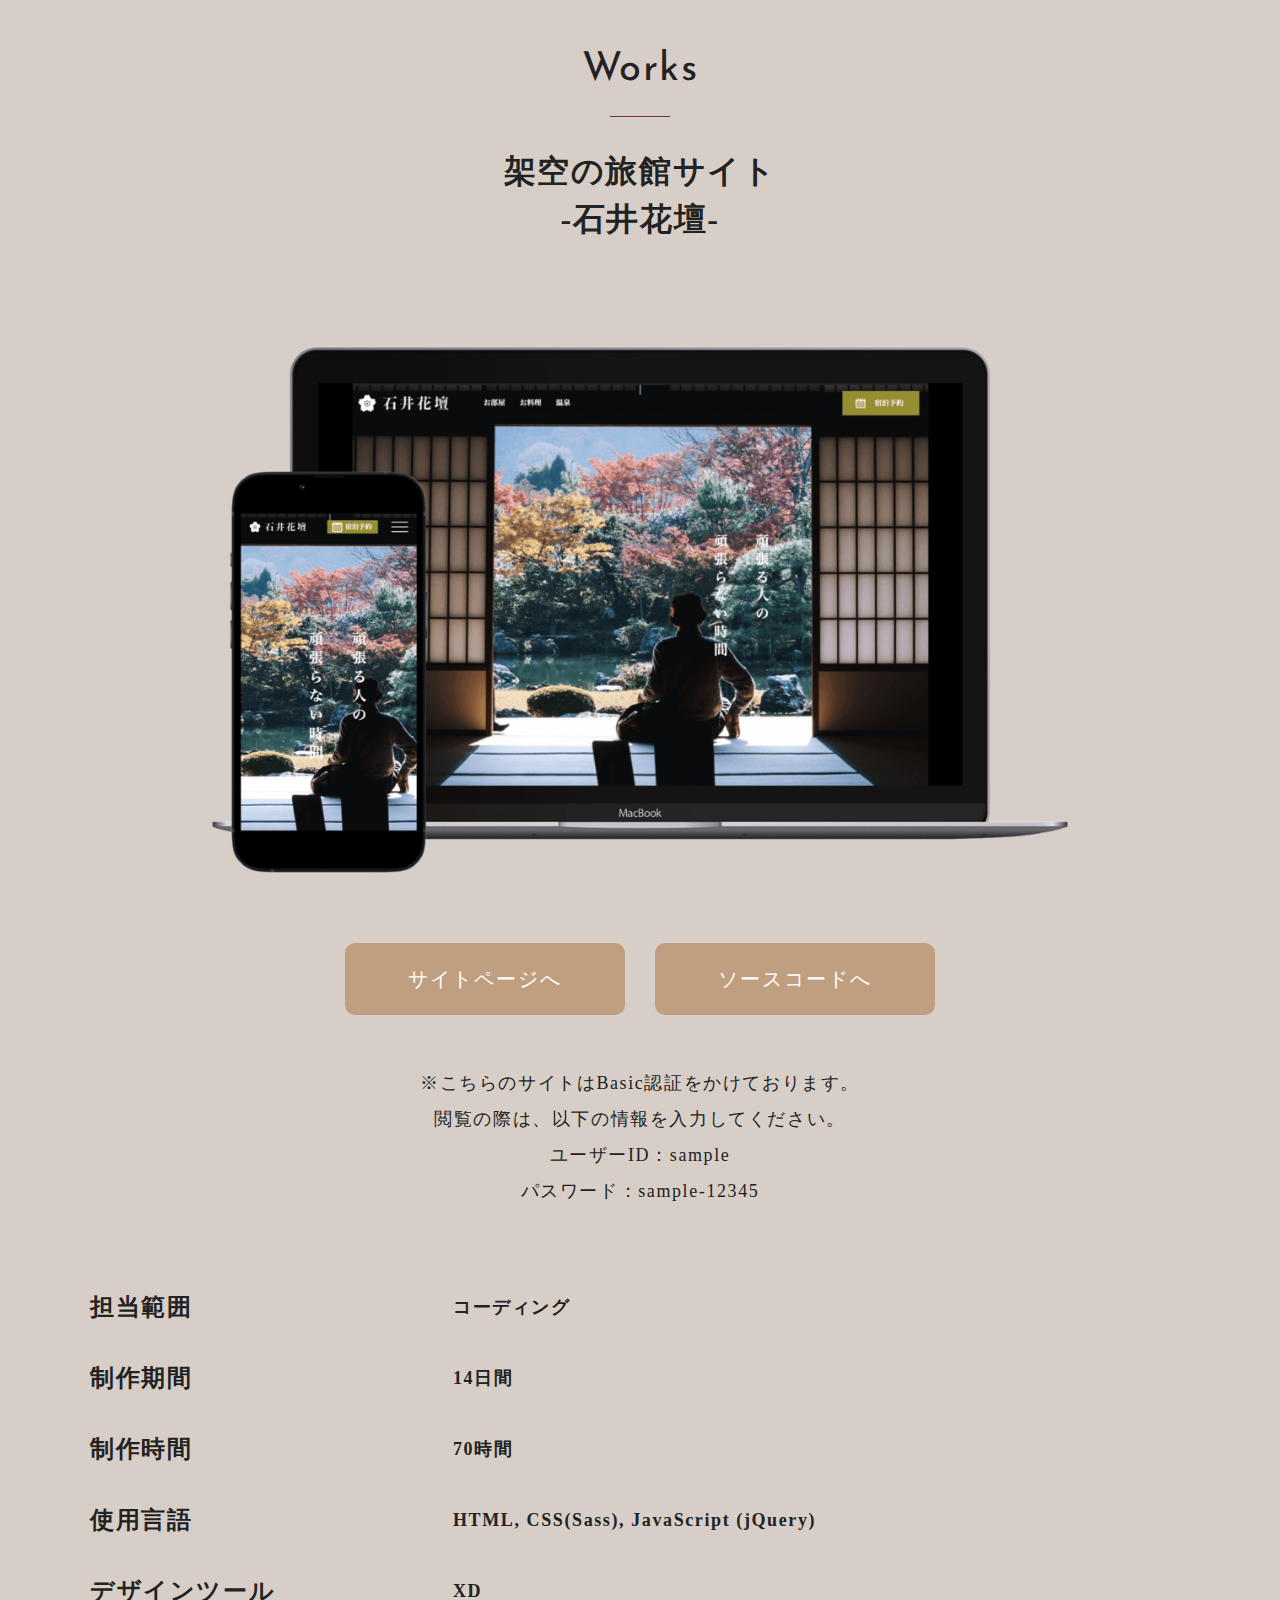
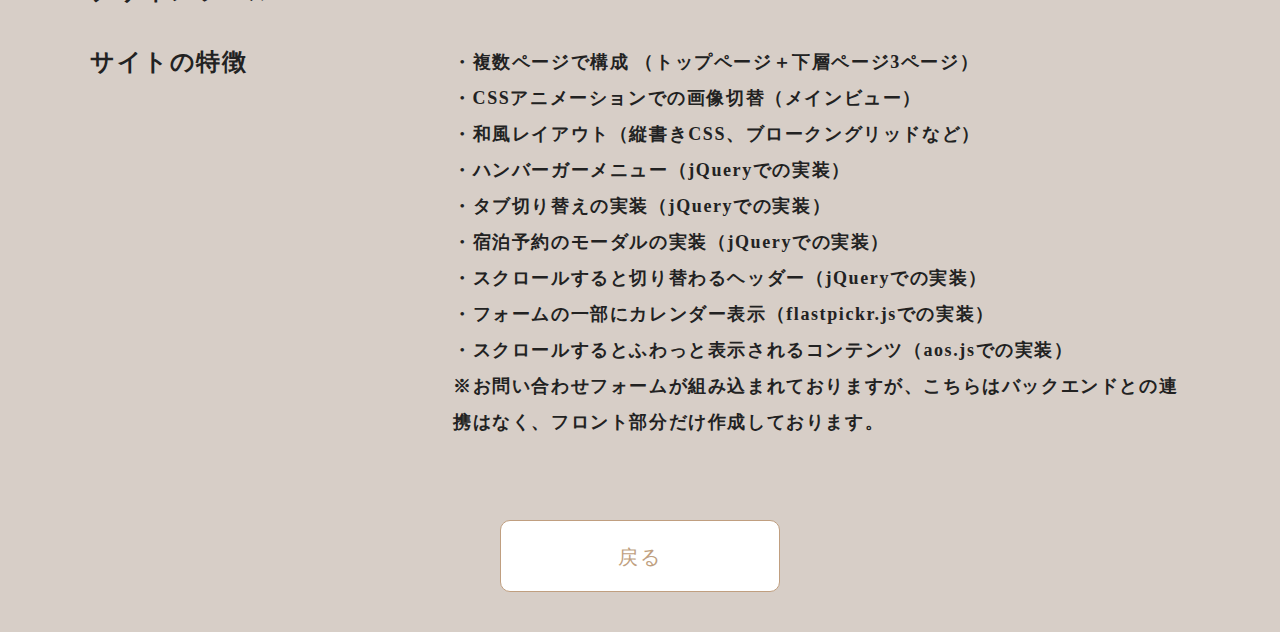
<file: public/ryokan.html>
<!DOCTYPE html>
<html lang="ja">
    <head>
        <meta charset="UTF-8">
        <meta http-equiv="X-UA-Compatible" content="IE=edge">
        <meta name="viewport" content="width=device-width, initial-scale=1.0">
        <title>大塚風樹のポートフォリオサイト</title>
        <link rel="stylesheet" href="./assets/css/style.css">
        <link rel="stylesheet" href="./assets/js/script.js">
    
        <meta name="description" content="ポートフォリオサイト" />
        <meta name="format-detection" content="telephone=no" />
    
 <!-- favicon/webclipicon -->
 <link rel="shortcut icon" href="./assets/img/img-favicon.png" type="image/x-icon">
    
    
        <!-- Google fonts -->
        <link rel="preconnect" href="https://fonts.googleapis.com">
        <link rel="preconnect" href="https://fonts.gstatic.com" crossorigin>
        <link href="https://fonts.googleapis.com/css2?family=Josefin+Sans:wght@300;400;500;600;700&display=swap" rel="stylesheet">    
    
    </head>
<body>
    <section class="l-pf">
        <div class="l-pf__inner">
            <h2 class="p-section__title c-pf__title">Works</h2>
            <div class="p-pf__content">
                <h3 class="c-pf__sub-title">
                    架空の旅館サイト<br>-石井花壇-
                </h3>
                <div class="p-pf__content-img">
                    <img src="./assets/img/pro-kadan.png" alt="">
                </div>
                <div class="p-pf__button--wrapper">
                    <a href="https://fuu-portfolio.com/isikadan/" class="c-pf__button" target="_blank">
                        サイトページへ
                    </a>
                    <a href="https://github.com/Fuuki0302/kadan" class="c-pf__button" target="_blank">
                        ソースコードへ
                    </a>
                </div>
            </div>

            <div class="p-pf__attention">
                <p class="p-pf__attention--txt">
                    ※こちらのサイトはBasic認証をかけております。
                </p>
                <p class="p-pf__attention--txt">
                    閲覧の際は、以下の情報を入力してください。
                </p>
                <p class="p-pf__attention--txt">
                    ユーザーID：sample
                </p>
                <p class="p-pf__attention--txt">
                    パスワード：sample-12345
                </p>
            </div>
            
            <ul class="p-pf__items">
                <li class="p-pf__item">
                    <dt class="p-pf__item--dt">担当範囲</dt>
                    <dd class="p-pf__item--dd">コーディング</dd>
                </li>
                <li class="p-pf__item">
                    <dt class="p-pf__item--dt">制作期間</dt>
                    <dd class="p-pf__item--dd">14日間</dd>
                </li>
                <li class="p-pf__item">
                    <dt class="p-pf__item--dt">制作時間</dt>
                    <dd class="p-pf__item--dd">70時間</dd>
                </li>
                <li class="p-pf__item">
                    <dt class="p-pf__item--dt">使用言語</dt>
                    <dd class="p-pf__item--dd">HTML, CSS(Sass), JavaScript (jQuery)</dd>
                </li>
                <li class="p-pf__item">
                    <dt class="p-pf__item--dt">デザインツール</dt>
                    <dd class="p-pf__item--dd">XD</dd>
                </li>
                <li class="p-pf__item">
                    <dt class="p-pf__item--dt">サイトの特徴</dt>
                    <dd class="p-pf__item--dd">
                        <div class="p-pf__item--textBox">
                            <ul>
                                <li class="p-pf__item--text">
                                    ・複数ページで構成 （トップページ＋下層ページ3ページ）
                                </li>
                                <li class="p-pf__item--text">
                                    ・CSSアニメーションでの画像切替（メインビュー）
                                </li>
                                <li class="p-pf__item--text">
                                    ・和風レイアウト（縦書きCSS、ブロークングリッドなど）
                                </li>
                                <li class="p-pf__item--text">
                                    ・ハンバーガーメニュー（jQueryでの実装）
                                </li>
                                <li class="p-pf__item--text">
                                    ・タブ切り替えの実装（jQueryでの実装）
                                </li>
                                <li class="p-pf__item--text">
                                    ・宿泊予約のモーダルの実装（jQueryでの実装）
                                </li>
                                <li class="p-pf__item--text">
                                    ・スクロールすると切り替わるヘッダー（jQueryでの実装）
                                </li>
                                <li class="p-pf__item--text">
                                    ・フォームの一部にカレンダー表示（flastpickr.jsでの実装）
                                </li>
                            
                                <li class="p-pf__item--text">
                                    ・スクロールするとふわっと表示されるコンテンツ（aos.jsでの実装）
                                </li>
                                <li class="p-pf__item--text">
                                    ※お問い合わせフォームが組み込まれておりますが、こちらはバックエンドとの連携はなく、フロント部分だけ作成しております。
                                </li>
                            </ul>
                        
                        </div>
                        
                    </dd>
                </li>
            
            </ul>

            <div class="p-pf__button--secondary--wrap">
                <a href="index.html" class="c-pf__button--secondary">
                    戻る
                </a>
            </div>  
        </div>
    </section>

    <script src="https://ajax.googleapis.com/ajax/libs/jquery/3.6.4/jquery.min.js"></script>
    <script src="./assets/js/script.js"></script>

</body>
</html>
</file>
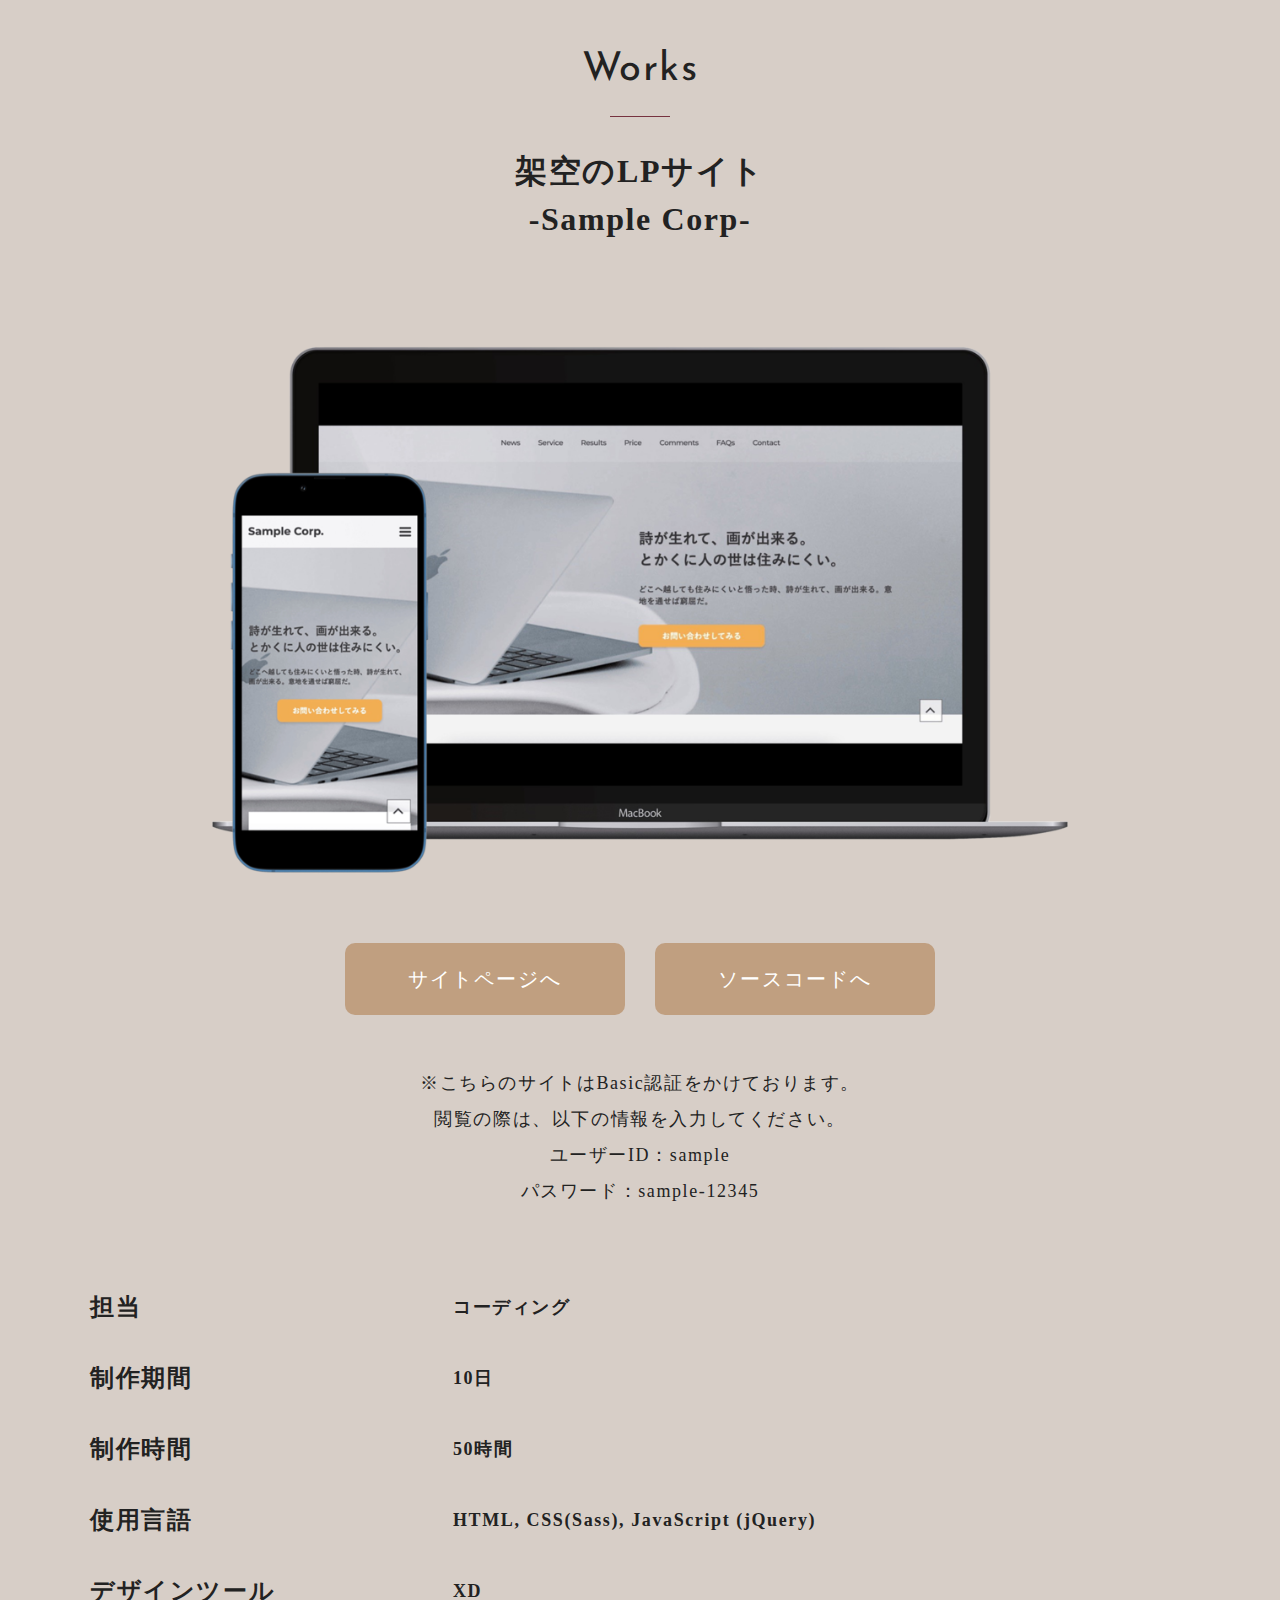
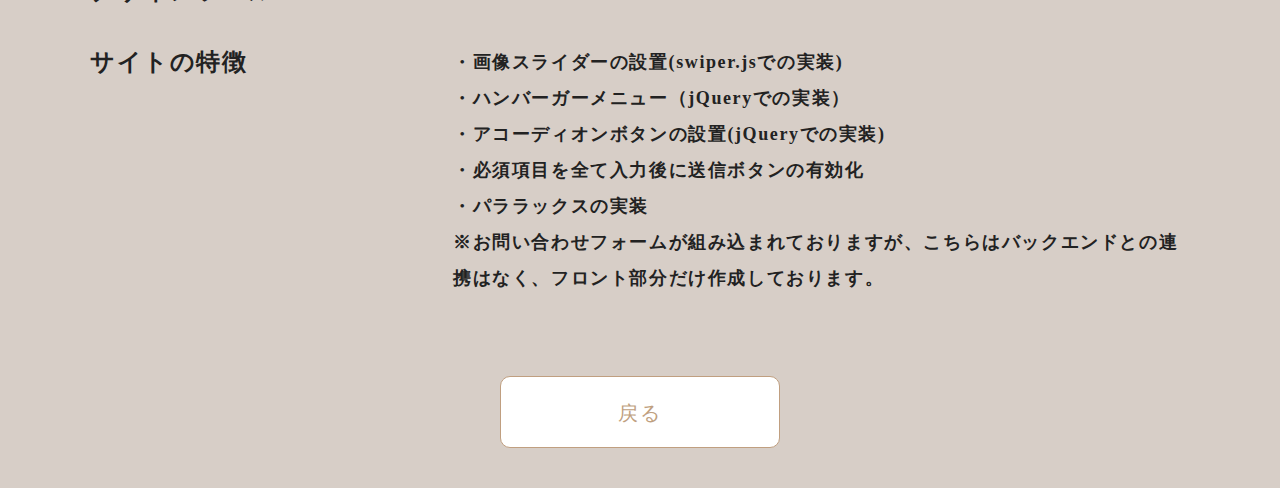
<file: public/sample-corp.html>
<!DOCTYPE html>
<html lang="ja">
    <head>
        <meta charset="UTF-8">
        <meta http-equiv="X-UA-Compatible" content="IE=edge">
        <meta name="viewport" content="width=device-width, initial-scale=1.0">
        <title>大塚風樹のポートフォリオサイト</title>
        <link rel="stylesheet" href="./assets/css/style.css">
        <link rel="stylesheet" href="./assets/js/script.js">
    
        <meta name="description" content="ポートフォリオサイト" />
        <meta name="format-detection" content="telephone=no" />
    
       
   <!-- favicon/webclipicon -->
   <link rel="shortcut icon" href="./assets/img/img-favicon.png" type="image/x-icon">
    
    
    
        <!-- Google fonts -->
        <link rel="preconnect" href="https://fonts.googleapis.com">
        <link rel="preconnect" href="https://fonts.gstatic.com" crossorigin>
        <link href="https://fonts.googleapis.com/css2?family=Josefin+Sans:wght@300;400;500;600;700&display=swap" rel="stylesheet">    
    
    </head>
<body>
    <section class="l-pf">
        <div class="l-pf__inner">
            <h2 class="p-section__title c-pf__title">Works</h2>
            <div class="p-pf__content">
                <h3 class="c-pf__sub-title">
                    架空のLPサイト<br>-Sample Corp-
                </h3>
                <div class="p-pf__content-img">
                    <img src="./assets/img/pro-samplecorp.png" alt="">
                </div>
                <div class="p-pf__button--wrapper">
                    <a href="https://fuu-portfolio.com/sample-corp/" class="c-pf__button" target="_blank">
                        サイトページへ
                    </a>
                    <a href="https://github.com/Fuuki0302/sample-corp" class="c-pf__button" target="_blank">
                        ソースコードへ
                    </a>
                </div>
            </div>


            <div class="p-pf__attention">
                <p class="p-pf__attention--txt">
                    ※こちらのサイトはBasic認証をかけております。
                </p>
                <p class="p-pf__attention--txt">
                    閲覧の際は、以下の情報を入力してください。
                </p>
                <p class="p-pf__attention--txt">
                    ユーザーID：sample
                </p>
                <p class="p-pf__attention--txt">
                    パスワード：sample-12345
                </p>
            </div>



            <ul class="p-pf__items">
                <li class="p-pf__item">
                    <dt class="p-pf__item--dt">担当</dt>
                    <dd class="p-pf__item--dd">コーディング</dd>
                </li>
                <li class="p-pf__item">
                    <dt class="p-pf__item--dt">制作期間</dt>
                    <dd class="p-pf__item--dd">10日</dd>
                </li>
                <li class="p-pf__item">
                    <dt class="p-pf__item--dt">制作時間</dt>
                    <dd class="p-pf__item--dd">50時間</dd>
                </li>
                <li class="p-pf__item">
                    <dt class="p-pf__item--dt">使用言語</dt>
                    <dd class="p-pf__item--dd">HTML, CSS(Sass), JavaScript (jQuery)</dd>
                </li>

                <li class="p-pf__item">
                    <dt class="p-pf__item--dt">デザインツール</dt>
                    <dd class="p-pf__item--dd">XD</dd>
                </li>

                <li class="p-pf__item">
                    <dt class="p-pf__item--dt">サイトの特徴</dt>
                    <dd class="p-pf__item--dd">
                        <div class="p-pf__item--textBox">
                            <ul>
                                <li class="p-pf__item--text">
                                    ・画像スライダーの設置(swiper.jsでの実装)
                                </li>
                                <li class="p-pf__item--text">
                                    ・ハンバーガーメニュー（jQueryでの実装）
                                </li>
                                <li class="p-pf__item--text">
                                    ・アコーディオンボタンの設置(jQueryでの実装)
                                </li>
                                <li class="p-pf__item--text">
                                    ・必須項目を全て入力後に送信ボタンの有効化
                                </li>
                                <li class="p-pf__item--text">
                                    ・パララックスの実装
                                </li>
                                <li class="p-pf__item--text">
                                    ※お問い合わせフォームが組み込まれておりますが、こちらはバックエンドとの連携はなく、フロント部分だけ作成しております。
                                </li>
                            
                            </ul>
                        </div>
                    
                        
                    </dd>
                </li>
        
            </ul>

            <div class="p-pf__button--secondary--wrap">
                <a href="index.html" class="c-pf__button--secondary"　>
                    戻る
                </a>
            </div>  
        </div>
    </section>

    <script src="https://ajax.googleapis.com/ajax/libs/jquery/3.6.4/jquery.min.js"></script>
    <script src="./assets/js/script.js"></script>
    

</body>
</html>
</file>
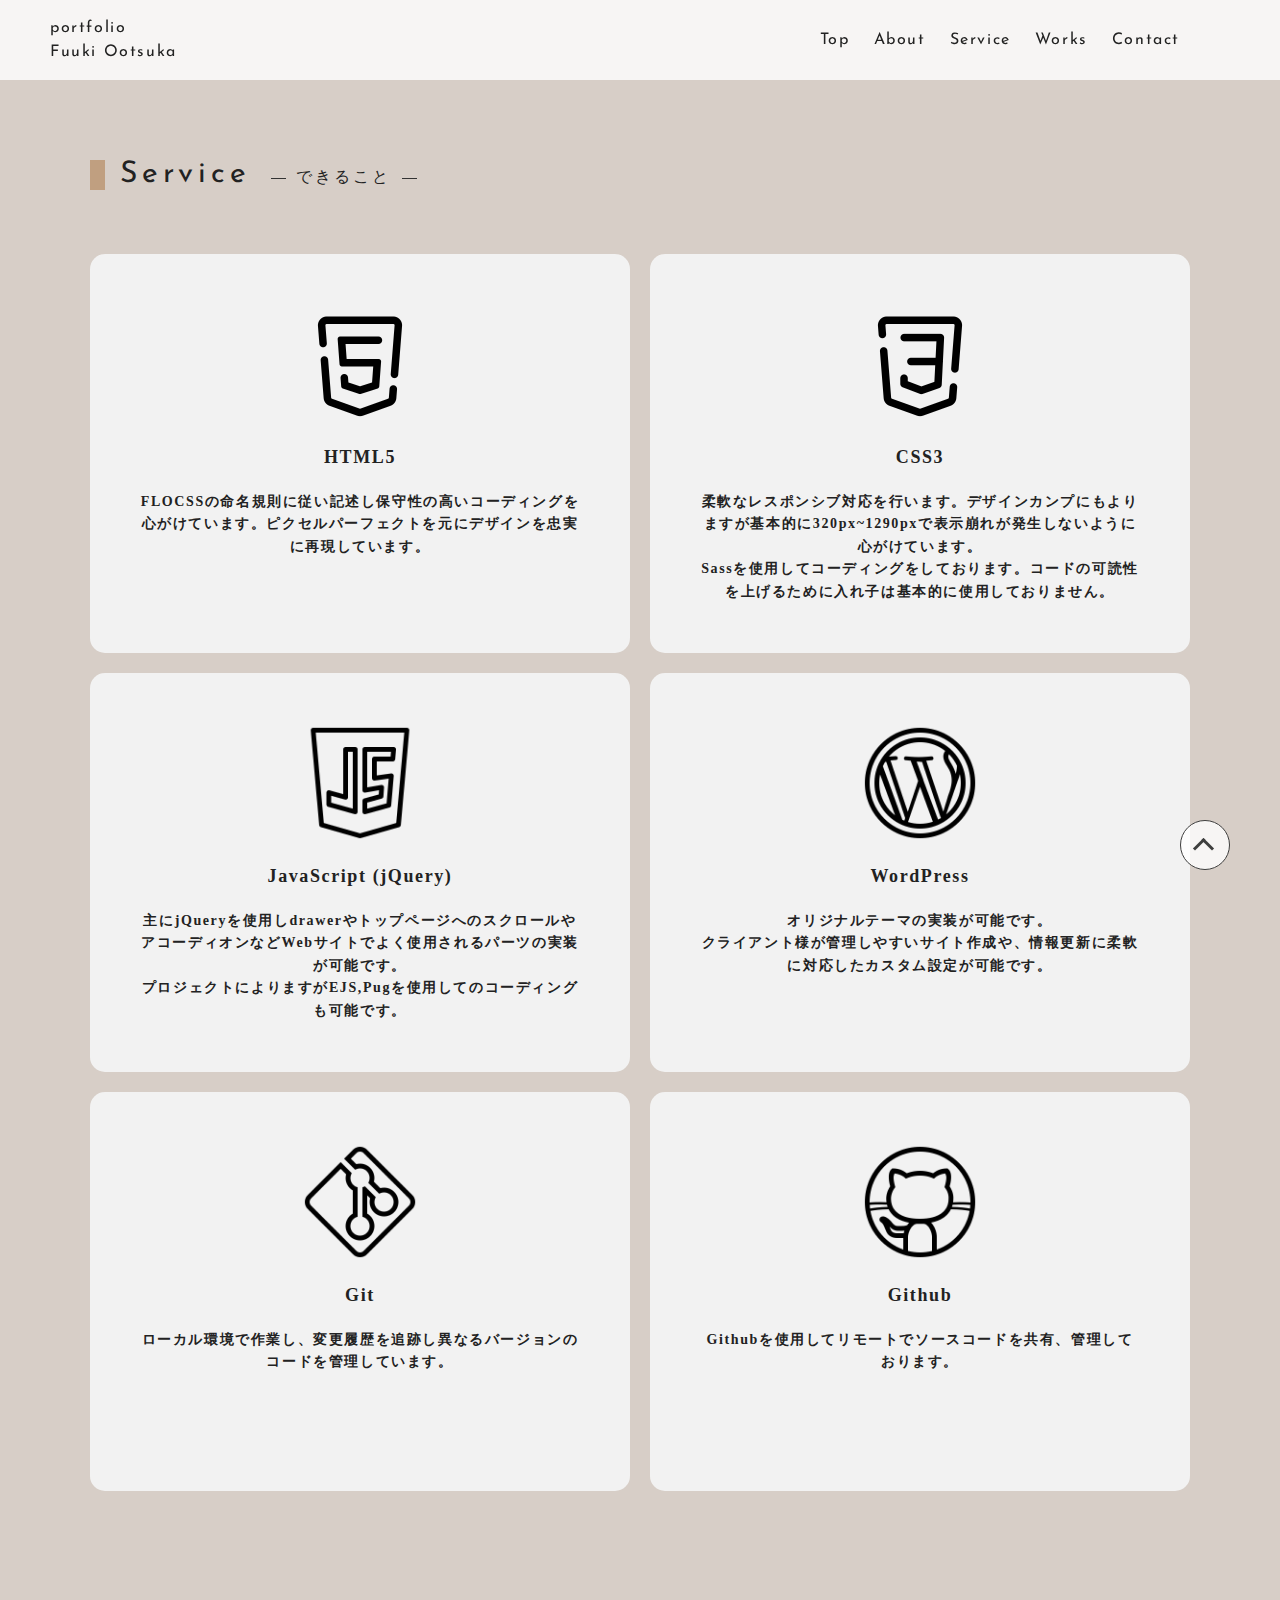
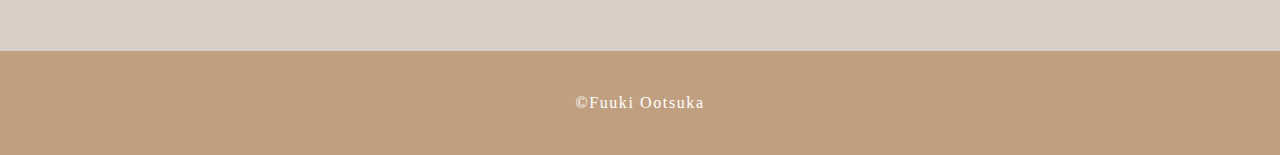
<file: public/service.html>
<!DOCTYPE html>
<html lang="ja">
<head>
    <meta charset="UTF-8">
    <meta http-equiv="X-UA-Compatible" content="IE=edge">
    <meta name="viewport" content="width=device-width, initial-scale=1.0">
    <title>大塚風樹のポートフォリオサイト</title>
    <link rel="stylesheet" href="./assets/css/style.css">
    <link rel="stylesheet" href="./assets/js/script.js">

    <meta name="description" content="ポートフォリオサイト" />
    <meta name="format-detection" content="telephone=no" />

    <!-- favicon/webclipicon -->
    <link rel="shortcut icon" href="./assets/img/img-favicon.png" type="image/x-icon">
    



    <!-- Google fonts -->
    <link rel="preconnect" href="https://fonts.googleapis.com">
    <link rel="preconnect" href="https://fonts.gstatic.com" crossorigin>
    <link href="https://fonts.googleapis.com/css2?family=Josefin+Sans:wght@300;400;500;600;700&display=swap" rel="stylesheet">    

</head>
<body>



        <div class="l-wrapper" >

            <header id="header" class="l-header">
            
                <div class="p-header__content">
                    <div class="p-header__logo">
                        <a class="p-header__logo--link" href="./index.html">
                            portfolio<br>
                            Fuuki Ootsuka       
                        </a>
                    </div>
                    <div class="p-drewer__nav--items-wrapper">
                        <ul class="p-drawer__nav--items">
                            <li class="p-drawer__nav--item"><a class="p-drawer__nav--item-link" href="./index.html">Top</a></li>
                            <li class="p-drawer__nav--item"><a class="p-drawer__nav--item-link" href="./about-page.html">About</a></li>
                            <li class="p-drawer__nav--item"><a class="p-drawer__nav--item-link" href="./service.html">Service</a></li>
                            <li class="p-drawer__nav--item"><a class="p-drawer__nav--item-link" href="./work-main.html">Works</a></li>
                            <li class="p-drawer__nav--item"><a class="p-drawer__nav--item-link" href="./contact.html">Contact</a></li>
                            
                        </ul>
                    </div>
                </div>
      
                <div class="p-header__container" id="js-right">
                
                <div class="p-header__btn--wrapper" id="js-header-btn">
                        <button class="p-header__btn">
                            <span class="p-menu__btn--line"></span>
                        </button>
                    </div>
      
                    
                    <div class="p-header__nav--items-wrapper">
                        <ul class="p-header__nav--items">
                            <li class="p-header__nav--item"><a class="p-header__nav--item-link" href="./index.html">Top</a></li>
                            <li class="p-header__nav--item"><a class="p-header__nav--item-link" href="./about-page.html">About</a></li>
                            <li class="p-header__nav--item"><a class="p-header__nav--item-link" href="./service.html">Service</a></li>
                            <li class="p-header__nav--item"><a class="p-header__nav--item-link" href="./work-main.html">Works</a></li>
                            <li class="p-header__nav--item"><a class="p-header__nav--item-link" href="./contact.html">Contact</a></li>
                            
                        </ul>
                    </div>
      
                </div>
      
        
            </header><!-- /.header -->
  
  
  
  
        <main class="l-main">
            <section id="services" class="l-service">
                <div class="l-inner">
            
                    <h3 class="c-career__title" >Service</h3><p class="c-title__sub-page">できること</p>
            
                        <div class="p-service__items">

                            <div class="p-service__item">
                                    <div class="p-service__item--img p-img__item">
                                        <img src="./assets/img/image-html01.png" alt="HTMLの画像" >
                                    </div>
                            

                                <h4 class="c-service__item--title">HTML5</h4>
                                <p class="c-service__item--text">
                                    FLOCSSの命名規則に従い記述し保守性の高いコーディングを心がけています。ピクセルパーフェクトを元にデザインを忠実に再現しています。
                                </p>
    
    
                            </div>
                            <div class="p-service__item">
                                    <div class="p-service__item--img p-img__item">
                                            <img src="./assets/img/image-css01.png" alt="CSSの画像" >
                                    </div>
                                <h4 class="c-service__item--title">CSS3</h4>
                                <p class="c-service__item--text">
                                    柔軟なレスポンシブ対応を行います。デザインカンプにもよりますが基本的に320px~1290pxで表示崩れが発生しないように心がけています。<br>
                                    Sassを使用してコーディングをしております。コードの可読性を上げるために入れ子は基本的に使用しておりません。
                                </p>
    
    
                            </div>


                            <div class="p-service__item">
                                <div class="p-service__item--img p-img__item--second">
                                    <img src="./assets/img/image-js.png" alt="JavaScriptの画像" >
                                </div>
                                <h4 class="c-service__item--title">JavaScript (jQuery)</h4>
                                <p class="c-service__item--text">
                                    主にjQueryを使用しdrawerやトップページへのスクロールやアコーディオンなどWebサイトでよく使用されるパーツの実装が可能です。<br>
                                    プロジェクトによりますがEJS,Pugを使用してのコーディングも可能です。
                                </p>
                            </div>
                            <div class="p-service__item">
                                <div class="p-service__item--img p-img__item--third">
                                    <img src="./assets/img/image-wp01.png" alt="Wordpressの画像"　 >
                                </div>
                                <h4 class="c-service__item--title">WordPress</h4>
                                <p class="c-service__item--text">
                                    オリジナルテーマの実装が可能です。<br>
                                    クライアント様が管理しやすいサイト作成や、情報更新に柔軟に対応したカスタム設定が可能です。
                                </p>
                            </div>
                            <div class="p-service__item">
                                <div class="p-service__item--img p-img__item--third">
                                    <img src="./assets/img/img-git.png" alt="Gitの画像"　 >
                                </div>
                                <h4 class="c-service__item--title">Git</h4>
                                <p class="c-service__item--text">
                                    ローカル環境で作業し、変更履歴を追跡し異なるバージョンのコードを管理しています。
                                </p>
                            </div>
                            <div class="p-service__item">
                                <div class="p-service__item--img p-img__item--third">
                                    <img src="./assets/img/img-github.png" alt="Githubの画像"　 >
                                </div>
                                <h4 class="c-service__item--title">Github</h4>
                                <p class="c-service__item--text">
                                    Githubを使用してリモートでソースコードを共有、管理しております。
                                </p>
                            </div>
                    </div>
                </div>
            </section>
  
        </main>
  
        <footer class="l-footer">
            <button href="" class="c-top__link" id="to_top"></button>
  
            <p class="c-footer__text" lang="en">
                <small>©</small>Fuuki Ootsuka
            </p>
  
        </footer>
    </div>

  

    <script src="https://ajax.googleapis.com/ajax/libs/jquery/3.6.4/jquery.min.js"></script>
    <script src="./assets/js/script.js"></script>
</body>
</html>
</file>
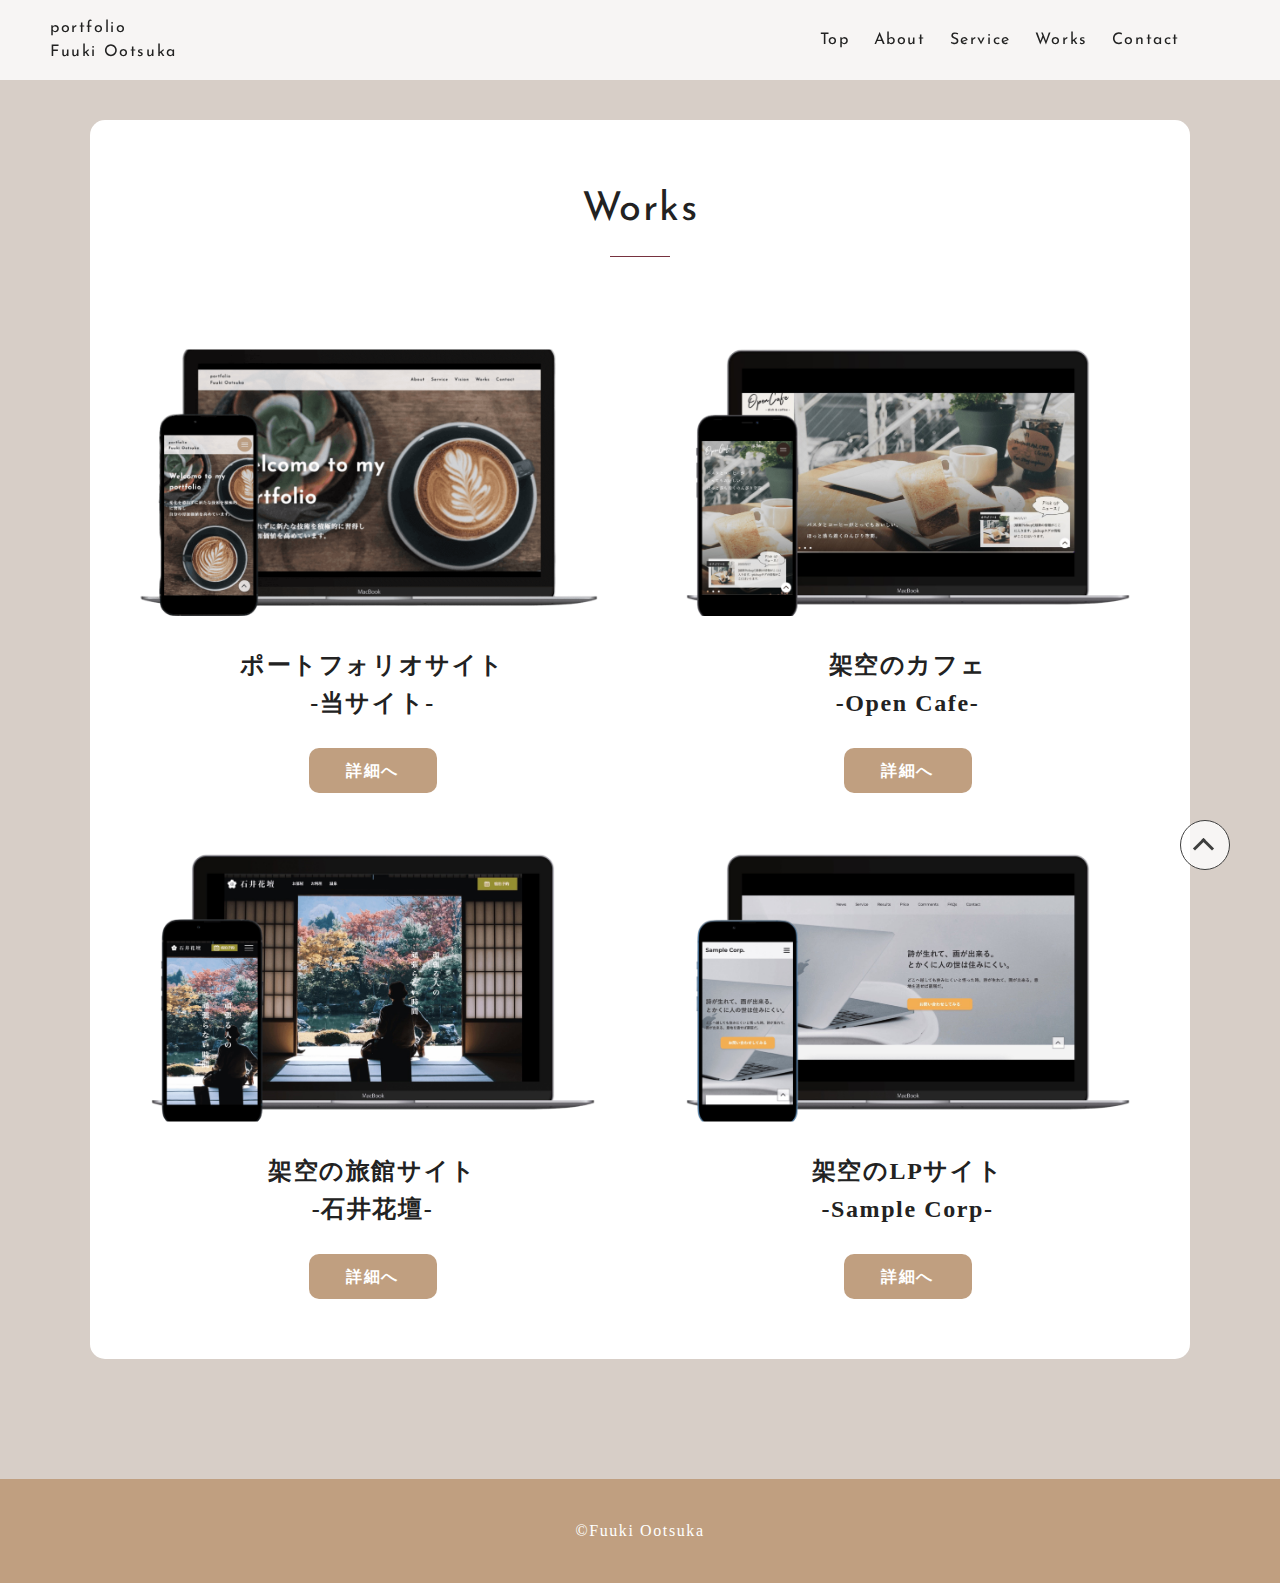
<file: public/work-main.html>
<!DOCTYPE html>
<html lang="ja">
<head>
    <meta charset="UTF-8">
    <meta http-equiv="X-UA-Compatible" content="IE=edge">
    <meta name="viewport" content="width=device-width, initial-scale=1.0">
    <title>大塚風樹のポートフォリオサイト</title>
    <link rel="stylesheet" href="./assets/css/style.css">
    <link rel="stylesheet" href="./assets/js/script.js">

    <meta name="description" content="ポートフォリオサイト" />
    <meta name="format-detection" content="telephone=no" />

    <!-- favicon/webclipicon -->
    <link rel="shortcut icon" href="./assets/img/img-favicon.png" type="image/x-icon">
    



    <!-- Google fonts -->
    <link rel="preconnect" href="https://fonts.googleapis.com">
    <link rel="preconnect" href="https://fonts.gstatic.com" crossorigin>
    <link href="https://fonts.googleapis.com/css2?family=Josefin+Sans:wght@300;400;500;600;700&display=swap" rel="stylesheet">    

</head>
<body>
        <div class="l-wrapper" >

            <header id="header" class="l-header">
            
                <div class="p-header__content">
                    <div class="p-header__logo">
                        <a class="p-header__logo--link" href="./index.html">
                            portfolio<br>
                            Fuuki Ootsuka       
                        </a>
                    </div>
                    <div class="p-drewer__nav--items-wrapper">
                        <ul class="p-drawer__nav--items">
                            <li class="p-drawer__nav--item"><a class="p-drawer__nav--item-link" href="./index.html">Top</a></li>
                            <li class="p-drawer__nav--item"><a class="p-drawer__nav--item-link" href="./about-page.html">About</a></li>
                            <li class="p-drawer__nav--item"><a class="p-drawer__nav--item-link" href="./service.html">Service</a></li>
                            <li class="p-drawer__nav--item"><a class="p-drawer__nav--item-link" href="./work-main.html">Works</a></li>
                            <li class="p-drawer__nav--item"><a class="p-drawer__nav--item-link" href="./contact.html">Contact</a></li>
                            
                        </ul>
                    </div>
                </div>
      
                <div class="p-header__container" id="js-right">
                
                <div class="p-header__btn--wrapper" id="js-header-btn">
                        <button class="p-header__btn">
                            <span class="p-menu__btn--line"></span>
                        </button>
                    </div>
      
                    
                    <div class="p-header__nav--items-wrapper">
                        <ul class="p-header__nav--items">
                            <li class="p-header__nav--item"><a class="p-header__nav--item-link" href="./index.html">Top</a></li>
                            <li class="p-header__nav--item"><a class="p-header__nav--item-link" href="./about-page.html">About</a></li>
                            <li class="p-header__nav--item"><a class="p-header__nav--item-link" href="./service.html">Service</a></li>
                            <li class="p-header__nav--item"><a class="p-header__nav--item-link" href="./work-main.html">Works</a></li>
                            <li class="p-header__nav--item"><a class="p-header__nav--item-link" href="./contact.html">Contact</a></li>
                            
                        </ul>
                    </div>
      
                </div>
      
        
            </header><!-- /.header -->

        <main class="l-main">
            <section class="l-Works__second  l-inner" id="works">
                <div class="l-work__inner" >
                    <h2 class="p-section__title c-works__title">Works</h2>
                    <ul class="p-work__content">
                        <li class="p-work__list">
                                <div class="p-work__item--img" >
                                    <img src="./assets/img/portforio002.png" alt="" class="p-work__img--add">
                                </div>
                                <div class="p-work__list--content">
                                    <p class="c-work__text">
                                        ポートフォリオサイト<br>-当サイト-
                                    </p>
                                    <div class="p-work__btn--wrap">
                                        <a href="./portfolio.html" class="c-work__btn">
                                            詳細へ
                                        </a>
                                    </div>
                                </div>
                            
                        </li>
                        
                        <li class="p-work__list">
                    
                                <div class="p-work__item--img">
                                    <img src="./assets/img/pro-opencafe.png">
                                </div>
                                <div class="p-work__list--content">
                                    <p class="c-work__text">
                                        架空のカフェ<br>-Open Cafe-
                                    </p>
                                    <div class="p-work__btn--wrap">
                                        <a href="./opencafe.html" class="c-work__btn">
                                            詳細へ
                                        </a>
                                    </div>
                                </div>
                        </li>
                        <li class="p-work__list">
                                <div class="p-work__item--img">
                                    <img src="./assets/img/pro-kadan.png" alt="">
                                </div>
                                <div class="p-work__list--content">
                                    <p class="c-work__text">
                                        架空の旅館サイト<br>-石井花壇-
                                    </p>
                                    <div class="p-work__btn--wrap">
                                        <a href="./ryokan.html" class="c-work__btn">
                                            詳細へ
                                        </a>
                                    </div>
                                </div>
                        </li>
                        <li class="p-work__list">
                                <div class="p-work__item--img">
                                    <img src="./assets/img/pro-samplecorp.png" alt="">
                                </div>
                                <div class="p-work__list--content">
                                    <p class="c-work__text">
                                        架空のLPサイト<br>-Sample Corp-
                                    </p>
                                    <div class="p-work__btn--wrap">
                                        <a href="./sample-corp.html" class="c-work__btn">
                                            詳細へ
                                        </a>
                                    </div>
                                </div>
                        </li>
                        
                    </ul>
                    
                </div>
  
            </section>

  
        </main>
  
        <footer class="l-footer">
            <button href="" class="c-top__link" id="to_top"></button>
  
            <p class="c-footer__text" lang="en">
                <small>©</small>Fuuki Ootsuka
            </p>
  
        </footer>
    </div>

  

    <script src="https://ajax.googleapis.com/ajax/libs/jquery/3.6.4/jquery.min.js"></script>
    <script src="./assets/js/script.js"></script>
</body>
</html>
</file>
<file: public/assets/css/style.css>
/* メディアクエリー

====================================================*/

/* 基本設定
===================================== */

*,
*::before,
*::after {
	box-sizing: border-box;
}

html {
	font-family: “游明朝”, “Yu Mincho”, “游明朝体”, “YuMincho”, “ヒラギノ明朝 Pro W3”, “Hiragino Mincho Pro”, “HiraMinProN-W3”, “HGS明朝E”, “ＭＳ Ｐ明朝”, “MS PMincho”, serif;
}

body {
	background: #d7cec7;
	color: #222;
	font-weight: 600;
}

a {
	cursor: pointer;
	text-decoration: none;
}

/* リセットCSS

====================================================*/

/* リセットCSS
===================================== */

html,
body,
div,
span,
applet,
object,
iframe,
h1,
h2,
h3,
h4,
h5,
h6,
p,
blockquote,
pre,
a,
button,
abbr,
acronym,
address,
big,
cite,
code,
del,
dfn,
em,
img,
ins,
kbd,
q,
s,
samp,
small,
strike,
strong,
sub,
sup,
tt,
var,
b,
u,
i,
center,
dl,
dt,
dd,
ol,
ul,
li,
fieldset,
form,
label,
legend,
table,
caption,
tbody,
tfoot,
thead,
tr,
th,
td,
article,
aside,
canvas,
details,
embed,
figure,
figcaption,
footer,
header,
hgroup,
menu,
nav,
output,
ruby,
section,
summary,
time,
mark,
audio,
video {
	border: 0;
	font: inherit;
	font-size: 100%;
	margin: 0;
	padding: 0;
	vertical-align: baseline;
}

html {
	letter-spacing: 0.1em;
	line-height: 1.5;
}

ol,
ul {
	list-style: none;
}

li,
dd {
	list-style-type: none;
}

table {
	border-collapse: collapse;
	border-spacing: 0;
}

caption,
th,
td {
	font-weight: normal;
	text-align: left;
	vertical-align: middle;
}

q,
blockquote {
	quotes: none;
}

q:before,
q:after {
	content: "";
	content: none;
}

blockquote:before,
blockquote:after {
	content: "";
	content: none;
}

article,
aside,
details,
figcaption,
figure,
footer,
header,
hgroup,
main,
menu,
nav,
section,
summary {
	display: block;
}

img {
	border: none;
	vertical-align: bottom;
}

.l-inner {
	margin: 0 auto;
	max-width: 1200px;
	padding: 0px 50px;
}

.l-header {
	background: rgba(255, 255, 255, 0.8);
	height: 80px;
	left: 0;
	padding: 0px 50px;
	position: fixed;
	right: 0;
	top: 0;
	z-index: 99;
}

.l-footer {
	background: #c09f80;
}

.l-about {
	margin-top: 200px;
}

.l-contact {
	margin-bottom: 40px;
	margin-top: 140px;
}

.l-contact__second {
	margin-top: 170px;
}

.l-contact__inner {
	background: #fff;
	border-radius: 15px;
	margin: 0 auto;
	max-width: 1200px;
	padding: 60px 50px 40px;
}

.l-pf__inner {
	margin: 0 auto;
	max-width: 1200px;
	padding: 40px 50px;
}

.l-service {
	padding: 160px 0;
}

.l-Service {
	margin-top: 120px;
}

.l-service__wrapper {
	display: flex;
	justify-content: space-between;
	margin-top: 100px;
}

.l-top {
	margin: 0 auto;
	position: relative;
}

.l-Vision {
	margin: 100px auto 0;
	max-width: 800px;
}

.l-Works {
	margin: 200px auto 0;
}

.l-Works__second {
	margin: 120px auto;
}

.l-work__inner {
	background: #fff;
	border-radius: 15px;
	padding: 60px 50px;
}

.l-career {
	margin: 80px 0 160px;
}

.c-pf__title {
	color: #222;
	font-size: 48px;
	text-align: center;
}

.c-pf__sub-title {
	font-family: “游明朝”, “Yu Mincho”, “游明朝体”, “YuMincho”, “ヒラギノ明朝 Pro W3”, “Hiragino Mincho Pro”, “HiraMinProN-W3”, “HGS明朝E”, “ＭＳ Ｐ明朝”, “MS PMincho”, serif;
	font-size: 32px;
	font-weight: 600;
	line-height: 1.5;
	margin-top: 30px;
	text-align: center;
}

.c-pf__button {
	background: #c09f80;
	border-radius: 10px;
	color: #fff;
	color: #fff;
	cursor: pointer;
	display: inline-block;
	font-family: “游明朝”, “Yu Mincho”, “游明朝体”, “YuMincho”, “ヒラギノ明朝 Pro W3”, “Hiragino Mincho Pro”, “HiraMinProN-W3”, “HGS明朝E”, “ＭＳ Ｐ明朝”, “MS PMincho”, serif;
	font-size: 20px;
	height: 72px;
	letter-spacing: 0.1em;
	line-height: 72px;
	text-align: center;
	transition: all 0.3s ease;
	width: 280px;
}

.c-pf__button:first-child {
	margin-right: 30px;
}

.c-pf__button:hover {
	opacity: 0.7;
	transition: all 0.3s ease;
}

.c-pf__button--secondary {
	background: #fff;
	border: 1px solid #c09f80;
	border-radius: 10px;
	color: #c09f80;
	color: #c09f80;
	cursor: pointer;
	cursor: pointer;
	display: inline-block;
	display: inline-block;
	font-family: “游明朝”, “Yu Mincho”, “游明朝体”, “YuMincho”, “ヒラギノ明朝 Pro W3”, “Hiragino Mincho Pro”, “HiraMinProN-W3”, “HGS明朝E”, “ＭＳ Ｐ明朝”, “MS PMincho”, serif;
	font-size: 20px;
	height: 72px;
	letter-spacing: 0.1em;
	line-height: 72px;
	text-align: center;
	transition: all 0.3s ease;
	width: 280px;
}

.c-pf__button--secondary:hover {
	opacity: 0.7;
	transition: all 0.3s ease;
}

.c-service__item--title {
	font-family: “游明朝”, “Yu Mincho”, “游明朝体”, “YuMincho”, “ヒラギノ明朝 Pro W3”, “Hiragino Mincho Pro”, “HiraMinProN-W3”, “HGS明朝E”, “ＭＳ Ｐ明朝”, “MS PMincho”, serif;
	font-size: 18px;
	font-weight: 600;
	margin-top: 20px;
	text-align: center;
}

.c-service__item--text {
	font-family: “游明朝”, “Yu Mincho”, “游明朝体”, “YuMincho”, “ヒラギノ明朝 Pro W3”, “Hiragino Mincho Pro”, “HiraMinProN-W3”, “HGS明朝E”, “ＭＳ Ｐ明朝”, “MS PMincho”, serif;
	font-size: 14px;
	font-weight: 600;
	line-height: 1.6;
	margin-top: 20px;
	text-align: center;
}

.c-top__message-ttl {
	font-family: "Josefin Sans", sans-serif;
	font-size: 80px;
	font-weight: 600;
}

.c-top__message-txt {
	font-family: “游明朝”, “Yu Mincho”, “游明朝体”, “YuMincho”, “ヒラギノ明朝 Pro W3”, “Hiragino Mincho Pro”, “HiraMinProN-W3”, “HGS明朝E”, “ＭＳ Ｐ明朝”, “MS PMincho”, serif;
	font-size: 24px;
	line-height: 2;
	margin-top: 28px;
}

.c-work__btn {
	background: #c09f80;
	border-radius: 10px;
	color: #fff;
	display: inline-block;
	font-family: “游明朝”, “Yu Mincho”, “游明朝体”, “YuMincho”, “ヒラギノ明朝 Pro W3”, “Hiragino Mincho Pro”, “HiraMinProN-W3”, “HGS明朝E”, “ＭＳ Ｐ明朝”, “MS PMincho”, serif;
	font-weight: 600;
	height: 45px;
	line-height: 45px;
	text-align: center;
	width: 128px;
}

.c-work__btn:hover {
	opacity: 0.7;
	transition: all 0.3s ease;
}

.c-work__text {
	color: #222;
	font-family: “游明朝”, “Yu Mincho”, “游明朝体”, “YuMincho”, “ヒラギノ明朝 Pro W3”, “Hiragino Mincho Pro”, “HiraMinProN-W3”, “HGS明朝E”, “ＭＳ Ｐ明朝”, “MS PMincho”, serif;
	font-size: 24px;
	font-weight: 600;
	line-height: 1.6;
	text-align: center;
}

.p-about__btn--wrap {
	margin-top: 25px;
	text-align: center;
}

.c-about__btn {
	background: #c09f80;
	border-radius: 10px;
	color: #fff;
	display: inline-block;
	font-family: “游明朝”, “Yu Mincho”, “游明朝体”, “YuMincho”, “ヒラギノ明朝 Pro W3”, “Hiragino Mincho Pro”, “HiraMinProN-W3”, “HGS明朝E”, “ＭＳ Ｐ明朝”, “MS PMincho”, serif;
	font-weight: 600;
	height: 60px;
	line-height: 60px;
	text-align: center;
	width: 250px;
}

.c-about__btn:hover {
	opacity: 0.7;
	transition: all 0.3s ease;
}

.c-footer__text {
	color: #fff;
	font-family: “游明朝”, “Yu Mincho”, “游明朝体”, “YuMincho”, “ヒラギノ明朝 Pro W3”, “Hiragino Mincho Pro”, “HiraMinProN-W3”, “HGS明朝E”, “ＭＳ Ｐ明朝”, “MS PMincho”, serif;
	font-size: 16px;
	letter-spacing: 0.1em;
	padding: 40px 0px;
	text-align: center;
}

.c-top__link {
	background: rgba(255, 255, 255, 0.8);
	border: solid 1px #3e3e3e;
	border-radius: 50%;
	bottom: 30px;
	display: block;
	height: 50px;
	position: fixed;
	right: 50px;
	transition: 0.5s;
	width: 50px;
	z-index: 100;
}

.c-top__link::after {
	border-right: solid 3px #3e3e3e;
	border-top: solid 3px #3e3e3e;
	content: "";
	display: block;
	height: 15px;
	left: 15px;
	position: absolute;
	top: 20px;
	transform: rotate(-45deg);
	width: 15px;
}

.c-top__link:hover {
	cursor: pointer;
}

.c-about__title {
	font-family: “游明朝”, “Yu Mincho”, “游明朝体”, “YuMincho”, “ヒラギノ明朝 Pro W3”, “Hiragino Mincho Pro”, “HiraMinProN-W3”, “HGS明朝E”, “ＭＳ Ｐ明朝”, “MS PMincho”, serif;
	font-weight: 600;
	line-height: 2;
}

.c-about__text {
	font-family: “游明朝”, “Yu Mincho”, “游明朝体”, “YuMincho”, “ヒラギノ明朝 Pro W3”, “Hiragino Mincho Pro”, “HiraMinProN-W3”, “HGS明朝E”, “ＭＳ Ｐ明朝”, “MS PMincho”, serif;
	font-weight: 500;
	letter-spacing: 0.1em;
	line-height: 1.8;
}

.c-loading {
	background: #c09f80;
	height: 100%;
	opacity: 1;
	position: fixed;
	text-align: center;
	visibility: visible;
	width: 100%;
	z-index: 999;
}

.c-loading__img {
	left: 50%;
	position: absolute;
	top: 50%;
	transform: translate(-50%, -50%);
}

.c-loading__img img {
	height: 260px;
	width: 260px;
}

.c-fadeUp {
	animation-duration: 0.5s;
	animation-fill-mode: forwards;
	animation-name: fadeUpAnime;
	opacity: 0;
}

.c-title__sub-page {
	font-size: 16px;
	letter-spacing: 0.2rem;
	line-height: 34px;
}

.c-title__sub-page {
	font-family: “游明朝”, “Yu Mincho”, “游明朝体”, “YuMincho”, “ヒラギノ明朝 Pro W3”, “Hiragino Mincho Pro”, “HiraMinProN-W3”, “HGS明朝E”, “ＭＳ Ｐ明朝”, “MS PMincho”, serif;
	font-size: 16px;
	letter-spacing: 0.2rem;
	line-height: 34px;
	margin-bottom: 60px;
}

.c-title__sub-page::before,
.c-title__sub-page::after {
	background-color: #333;
	content: "";
	display: inline-block;
	height: 1px;
	margin: 0 10px;
	vertical-align: middle;
	width: 15px;
}

.p-header__content {
	align-items: center;
	display: flex;
}

.p-header__logo {
	font-family: "Josefin Sans", sans-serif;
	line-height: 1.5;
}

.p-header__logo--link {
	color: #222;
}

.p-drewer__nav--items-wrapper {
	margin-left: auto;
}

.p-drewer__nav--items-wrapper:hover {
	cursor: pointer;
}

.p-drawer__nav--item-link {
	color: #222;
}

.p-drawer__nav--item-link:hover {
	cursor: pointer;
}

.p-header__container.btn-open {
	right: 0;
}

.p-header__nav--items-wrapper {
	margin: 120px auto 0;
	max-width: 375px;
	text-align: center;
}

.p-header__nav--item {
	margin-top: 40px;
}

.p-header__nav--item:first-child {
	margin-top: 0;
}

.p-header__nav--item-link {
	color: #222;
	font-family: "Josefin Sans", sans-serif;
	font-size: 32px;
	position: relative;
}

.p-header__nav--item-link::after {
	background: #000000;
	bottom: -5px;
	content: "";
	height: 1px;
	left: 0;
	position: absolute;
	transform: scale(0, 1);
	transform-origin: center top;
	transition: transform 0.3s;
	width: 100%;
}

.p-header__nav--item-link:hover::after {
	transform: scale(1, 1);
}

.p-header__btn--wrapper {
	position: fixed;
	right: 10px;
	top: 10px;
	z-index: 100;
}

.btn-open.p-menu__btn--line {
	background: transparent;
	transition: all 0.3s ease;
}

.btn-open.p-menu__btn--line::before {
	background-color: #fff;
	left: 0;
	top: 0;
	transform: rotate(45deg);
	transition: all 0.3s ease;
}

.btn-open.p-menu__btn--line::after {
	background-color: #fff;
	left: 0;
	top: 0;
	transform: rotate(-45deg);
	transition: all 0.3s ease;
}

.p-drawer__nav--items {
	font-family: "Josefin Sans", sans-serif;
}

.p-drawer__nav--item {
	margin-right: 24px;
}

.p-drawer__nav--item:last-child {
	margin-right: 0px;
}

.p-drawer__nav--item-link {
	color: #222;
}

.p-drawer__nav--item-link:hover {
	opacity: 0.7;
	transition: all 0.3s ease;
}

.p-about__header--content {
	text-align: center;
}

.p-about__body--content {
	align-items: center;
	display: flex;
	justify-content: center;
	margin-top: 60px;
}

.p-about-img img {
	-o-object-fit: cover;
	max-width: 250px;
	object-fit: cover;
}

.p-about__title--content {
	z-index: -1;
}

.p-about__btn {
	margin-top: 40px;
}

.p-section__body {
	margin-top: 24px;
}

.p-contact__message {
	font-family: “游明朝”, “Yu Mincho”, “游明朝体”, “YuMincho”, “ヒラギノ明朝 Pro W3”, “Hiragino Mincho Pro”, “HiraMinProN-W3”, “HGS明朝E”, “ＭＳ Ｐ明朝”, “MS PMincho”, serif;
	font-size: 16px;
	font-weight: 600;
	margin-top: 50px;
	text-align: center;
}

.p-contact__items {
	align-items: center;
	display: flex;
	justify-content: center;
	margin-top: 40px;
}

.p-contact__item {
	margin-left: 70px;
}

.p-contact__item:hover {
	opacity: 0.7;
	transition: all 0.3s ease;
}

.p-contact__item:first-child {
	margin-left: 0;
}

.p-contact__img {
	display: block;
	text-align: center;
}

.p-contact__name {
	color: #222;
	display: block;
	font-family: “游明朝”, “Yu Mincho”, “游明朝体”, “YuMincho”, “ヒラギノ明朝 Pro W3”, “Hiragino Mincho Pro”, “HiraMinProN-W3”, “HGS明朝E”, “ＭＳ Ｐ明朝”, “MS PMincho”, serif;
	font-weight: 600;
	margin-top: 15px;
}

.p-pf__content-img {
	margin: -50px auto 0;
	max-width: 900px;
	text-align: center;
}

.p-pf__content-img img {
	height: 100%;
	width: 100%;
}

.p-pf__content-img--add {
	margin: 60px auto 0;
	max-width: 900px;
	text-align: center;
}

.p-pf__content-img--add img {
	height: 100%;
	width: 100%;
}

.p-pf__button--wrapper {
	display: flex;
	justify-content: center;
	margin-top: -100px;
}

.p-pf__attention {
	line-height: 2;
	margin: 50px auto 0;
	text-align: center;
}

.p-pf__attention--txt {
	font-family: “游明朝”, “Yu Mincho”, “游明朝体”, “YuMincho”, “ヒラギノ明朝 Pro W3”, “Hiragino Mincho Pro”, “HiraMinProN-W3”, “HGS明朝E”, “ＭＳ Ｐ明朝”, “MS PMincho”, serif;
	font-size: 18px;
	font-weight: 500;
}

.p-pf__button-wrapper--add {
	display: flex;
	justify-content: center;
}

.p-pf__items {
	margin: 80px auto 0;
}

.p-pf__item--dt,
.p-pf__item--dd {
	font-family: “游明朝”, “Yu Mincho”, “游明朝体”, “YuMincho”, “ヒラギノ明朝 Pro W3”, “Hiragino Mincho Pro”, “HiraMinProN-W3”, “HGS明朝E”, “ＭＳ Ｐ明朝”, “MS PMincho”, serif;
	font-weight: 600;
}

.p-pf__item--dd {
	font-size: 18px;
	line-height: 2;
	width: 67%;
}

.p-pf__button--secondary--wrap {
	margin-top: 80px;
	text-align: center;
}

.p-section__title {
	font-family: "Josefin Sans", sans-serif;
	position: relative;
	text-align: center;
}

.p-section__title::after {
	background: #76323f;
	content: "";
	display: block;
	height: 1px;
	margin: 16px auto 0;
	width: 60px;
}

.p-service__items {
	display: grid;
	gap: 20px;
	grid-template-columns: repeat(2, 1fr);
	grid-template-rows: repeat(3, 1fr);
}

.p-service__item {
	background-color: #f2f2f2;
	border-radius: 15px;
	padding: 50px;
}

.p-service__item--content {
	display: flex;
	justify-content: center;
}

.p-service__item--img {
	text-align: center;
}

.p-service__item--img--second img {
	height: 120px;
	width: 120px;
}

.p-img__item img {
	height: 120px;
	width: 120px;
}

.p-img__item--second img {
	height: 120px;
	width: 120px;
}

.p-img__item--third img {
	height: 120px;
	width: 120px;
}

.p-top__messageBox {
	border-radius: 50px;
	color: #fff;
	left: 25%;
	position: absolute;
	top: 25%;
	transform: translate(-25%, -25%);
}

.p-vision__content {
	align-items: center;
	border-radius: 15px;
	justify-content: space-between;
	margin-top: 40px;
	min-height: 250px;
	padding: 50px 20px;
	position: relative;
}

.p-vision__plan--head {
	font-family: “游明朝”, “Yu Mincho”, “游明朝体”, “YuMincho”, “ヒラギノ明朝 Pro W3”, “Hiragino Mincho Pro”, “HiraMinProN-W3”, “HGS明朝E”, “ＭＳ Ｐ明朝”, “MS PMincho”, serif;
	font-size: 24px;
	font-weight: 600;
	width: 30%;
}

.p-vision__plan--body {
	font-family: “游明朝”, “Yu Mincho”, “游明朝体”, “YuMincho”, “ヒラギノ明朝 Pro W3”, “Hiragino Mincho Pro”, “HiraMinProN-W3”, “HGS明朝E”, “ＭＳ Ｐ明朝”, “MS PMincho”, serif;
	font-weight: 600;
	line-height: 1.6;
	margin-top: 20px;
}

.p-vision__plan--item {
	list-style-type: disc;
}

.p-vision__plan--item + .p-vision__plan--item {
	margin-top: 20px;
}

.p-vision__items {
	padding-bottom: 120px;
}

.p-vision__item {
	margin: 60px auto;
	max-width: 100%;
	padding: 0 180px;
	position: relative;
	width: 900px;
}

.p-vision__item_title {
	font-family: “游明朝”, “Yu Mincho”, “游明朝体”, “YuMincho”, “ヒラギノ明朝 Pro W3”, “Hiragino Mincho Pro”, “HiraMinProN-W3”, “HGS明朝E”, “ＭＳ Ｐ明朝”, “MS PMincho”, serif;
	font-size: 20px;
}

.p-vision__item_text {
	font-family: “游明朝”, “Yu Mincho”, “游明朝体”, “YuMincho”, “ヒラギノ明朝 Pro W3”, “Hiragino Mincho Pro”, “HiraMinProN-W3”, “HGS明朝E”, “ＭＳ Ｐ明朝”, “MS PMincho”, serif;
	margin-top: 10px;
}

.p-vision__item:first-child::after {
	background: url(../../assets/img/img-ozigi.png) no-repeat center center/contain;
}

.p-vision__item:nth-of-type(2)::after {
	background: url(../../assets/img/meeting_02_mono.png) no-repeat center center/contain;
}

.p-vision__item:nth-of-type(3)::after {
	background: url(../../assets/img/img-meeting_.png) no-repeat center center/contain;
}

.p-vision__item:nth-of-type(4)::after {
	background: url(../../assets/img/videoediter_mono.png) no-repeat center center/contain;
}

.p-vision__item:nth-of-type(5)::after {
	background: url(../../assets/img/img-handshake.png) no-repeat center center/contain;
}

.p-vision__item:nth-of-type(2n+1)::after {
	left: 0;
}

.p-vision__item:nth-of-type(2n)::after {
	right: 0;
}

.p-vision__item::after {
	content: "";
	height: 150px;
	position: absolute;
	top: 50%;
	transform: translateY(-50%);
	width: 150px;
}

.p-work__item--img {
	overflow: hidden;
	padding-top: 60%;
	position: relative;
}

.p-work__item--img img {
	-o-object-fit: cover;
	height: 100%;
	left: 50%;
	object-fit: cover;
	position: absolute;
	top: 50%;
	transform: translate(-50%, -50%);
	width: 100%;
}

.p-work__img--add {
	margin-top: 12px;
}

.p-work__list--content {
	margin-top: 30px;
}

.p-work__btn--wrap {
	margin-top: 25px;
	text-align: center;
}

.p-career__flexBox {
	margin: 0 auto;
	max-width: 800px;
}

.p-career-flex {
	display: flex;
}

.p-career-flexInner__left {
	font-family: “游明朝”, “Yu Mincho”, “游明朝体”, “YuMincho”, “ヒラギノ明朝 Pro W3”, “Hiragino Mincho Pro”, “HiraMinProN-W3”, “HGS明朝E”, “ＭＳ Ｐ明朝”, “MS PMincho”, serif;
	font-size: 18px;
	padding-top: 20px;
	width: 100%;
}

.p-career-flexInner__right {
	font-family: “游明朝”, “Yu Mincho”, “游明朝体”, “YuMincho”, “ヒラギノ明朝 Pro W3”, “Hiragino Mincho Pro”, “HiraMinProN-W3”, “HGS明朝E”, “ＭＳ Ｐ明朝”, “MS PMincho”, serif;
	line-height: 1.7;
	padding-top: 20px;
}

.c-career__text--additional {
	color: #333;
	font-family: “游明朝”, “Yu Mincho”, “游明朝体”, “YuMincho”, “ヒラギノ明朝 Pro W3”, “Hiragino Mincho Pro”, “HiraMinProN-W3”, “HGS明朝E”, “ＭＳ Ｐ明朝”, “MS PMincho”, serif;
	font-size: 18px;
	font-weight: 600;
}

.c-career__title {
	border-left: 15px solid #c09f80;
	float: left;
	font-family: "Josefin Sans", sans-serif;
	font-size: 30px;
	font-weight: normal;
	letter-spacing: 0.3rem;
	line-height: 1;
	margin-bottom: 60px;
	padding-left: 15px;
	padding-right: 10px;
}

.p-view__btn {
	margin-top: 60px;
}

.p-btn__wrapper {
	text-align: center;
}

@media (min-width: 768px) {

.c-about__title {
	font-size: 24px;
}

.c-about__text {
	font-size: 18px;
}

.p-header__container {
	display: none;
}

.p-drawer__nav--items {
	align-items: center;
	display: flex;
	height: 80px;
	padding: 0 50px;
}

.p-about-img {
	margin-right: 50px;
}

.p-about__title--content {
	max-width: 560px;
	padding: 30px 20px;
}

.p-pf__content-img {
	margin: -100px auto 0;
}

.p-pf__item {
	display: flex;
}

.p-pf__item + .p-pf__item {
	margin-top: 35px;
}

.p-pf__item--dt {
	font-size: 24px;
	width: 33%;
}

.p-section__title {
	font-size: 40px;
}

.p-top__picture {
	background: url(../../assets/img/mainvisual.jpg) center center;
	background-repeat: no-repeat;
	background-size: cover;
	height: 100vh;
}

.p-top__messageBox {
	padding: 82px 44px 90px 40px;
}

.p-vision__plan--body {
	width: 550px;
}

.p-vision__items {
	padding-bottom: 100px;
}

.p-work__content {
	grid-gap: 50px;
	-moz-column-gap: 70px;
	column-gap: 70px;
	display: grid;
	grid-template-columns: 1fr 1fr;
	margin-top: 80px;
}

.p-career-flexInner__left {
	font-size: 16px;
	padding-top: 35px;
	width: 15%;
}

.p-career-flexInner__right {
	border-left: 2px solid #ddd;
	font-size: 15px;
	padding-left: 8%;
	padding-top: 35px;
	position: relative;
	width: 85%;
}

.p-career-flexInner__right::before {
	background: #c09f80;
	border-radius: 50%;
	content: "";
	display: block;
	height: 15px;
	left: -8px;
	position: absolute;
	top: 45px;
	width: 15px;
}

}

@media (max-width: 1109px) {

.l-service__wrapper {
	display: block;
	margin-top: 50px;
}

}

@media (max-width: 767px) {

.l-inner {
	padding: 0px 20px;
}

.l-header {
	padding: 0 20px;
}

.l-contact {
	margin-bottom: 20px;
}

.l-contact__inner {
	padding: 60px 20px 40px;
}

.l-pf__inner {
	padding: 30px 20px;
}

.l-service {
	padding: 100px 0;
}

.c-pf__sub-title {
	font-size: 16px;
}

.c-pf__button {
	align-items: center;
	display: block;
	font-size: 16px;
	height: 50px;
	line-height: 50px;
	margin-right: 0px;
	width: 200px;
}

.c-pf__button--secondary {
	align-items: center;
	font-size: 16px;
	height: 50px;
	line-height: 50px;
	width: 200px;
}

.c-top__message-ttl {
	font-size: 30px;
}

.c-top__message-txt {
	font-size: 16px;
}

.c-work__text {
	font-size: 18px;
}

.p-about__btn--wrap {
	margin-top: 15px;
}

.c-footer__text {
	font-size: 14px;
	padding: 20px 0;
}

.c-top__link {
	bottom: 16px;
	right: 16px;
}

.c-about__title {
	font-size: 16px;
}

.c-about__text {
	font-size: 16px;
}

.c-title__sub-page::before,
.c-title__sub-page::after {
	letter-spacing: normal;
	margin: 0px;
}

.p-header__logo {
	margin-top: 20px;
}

.p-header__container {
	background: #fff;
	background: rgba(255, 255, 255, 0.8);
	height: 100%;
	max-width: 375px;
	padding: 10px 15px 180px;
	position: fixed;
	right: -375px;
	top: 0;
	transition: all 0.6s ease;
	width: 100%;
	z-index: 99;
}

.p-header__btn {
	background: #c09f80;
	border-radius: 50%;
	display: inline-block;
	height: 60px;
	overflow: hidden;
	transition: opacity 0.3s;
	width: 60px;
}

.p-menu__btn--line {
	background: #fff;
	border-radius: 1px;
	height: 2px;
	left: 50%;
	position: absolute;
	top: 50%;
	transform: translate(-50%, -50%);
	width: 27px;
}

.p-menu__btn--line:before {
	background-color: #fff;
	content: "";
	display: block;
	height: 100%;
	left: 50%;
	position: absolute;
	top: -7px;
	transform: translateX(-50%);
	transform-origin: center;
	width: 100%;
}

.p-menu__btn--line::after {
	background-color: #fff;
	content: "";
	display: block;
	height: 100%;
	left: 50%;
	position: absolute;
	top: 7px;
	transform: translateX(-50%);
	transform-origin: center;
	width: 100%;
}

.p-drawer__nav--items {
	display: none;
	padding: 0 20px;
}

.p-about__body--content {
	display: block;
	margin-top: 8px;
	text-align: center;
}

.p-about-img {
	margin-top: 30px;
}

.p-about__title--content {
	margin: 0 auto;
	margin-top: 30px;
	padding: 20px;
	position: static;
	text-align: left;
	width: 100%;
}

.p-contact__message {
	font-size: 14px;
	line-height: 1.6;
}

.p-contact__items {
	display: block;
	margin-top: 50px;
}

.p-contact__item {
	margin-left: 0;
	margin-top: 30px;
}

.p-contact__item:first-child {
	margin-top: 0;
}

.p-contact__name {
	text-align: center;
}

.p-pf__button--wrapper {
	margin-top: -30px;
}

.p-pf__item {
	display: block;
}

.p-pf__item + .p-pf__item {
	margin-top: 20px;
}

.p-pf__item--dt {
	font-size: 18px;
	width: 100%;
}

.p-pf__item--dd {
	font-size: 16px;
	font-weight: 500;
	line-height: 1.6;
	margin-top: 5px;
	width: 100%;
}

.p-pf__item--text {
	margin-top: 15px;
}

.p-section__title {
	font-size: 32px;
}

.p-service__items {
	display: block;
	margin: 0 auto;
	max-width: 450px;
}

.p-service__item {
	display: block;
	padding: 30px;
}

.p-service__item + .p-service__item {
	margin-top: 20px;
}

.p-service__item--img--second img {
	height: 100px;
	width: 100px;
}

.p-img__item img {
	height: 100px;
	width: 100px;
}

.p-img__item--second img {
	height: 100px;
	width: 100px;
}

.p-img__item--third img {
	height: 100px;
	width: 100px;
}

.p-top__picture {
	background: url(../../assets/img/mainvisual.jpg) center center/cover;
	height: 100vh;
}

.p-top__messageBox {
	margin-top: 31px;
}

.p-vision__contentBox {
	margin: 0 auto;
	max-width: 560px;
}

.p-vision__content {
	padding: 30px;
}

.p-vision__content + .p-vision__content {
	margin-top: 30px;
}

.p-vision__plan--head {
	font-size: 20px;
	text-align: center;
	width: 100%;
}

.p-vision__plan--body {
	margin-top: 24px;
}

.p-vision__item {
	margin: 40px auto;
	padding: 0 0 0 100px;
}

.p-vision__item:nth-of-type(2n)::after {
	left: 0;
}

.p-vision__item::after {
	height: 80px;
	width: 80px;
}

.p-work__content {
	margin-top: 40px;
}

.p-work__list--content {
	margin-top: 24px;
}

.p-work__btn--wrap {
	margin-top: 15px;
}

.p-work__list {
	margin-top: 30px;
}

.p-work__list:first-child {
	margin-top: 0;
}

.p-career-flex {
	display: block;
	margin-top: 20px;
	position: relative;
}

.p-career-flex + .p-career-flex {
	padding-top: 20px;
}

}

@keyframes fadeUpAnime {

from {
	opacity: 0;
	transform: translateY(100px);
}

to {
	opacity: 1;
	transform: translateY(0);
}

}
</file>
